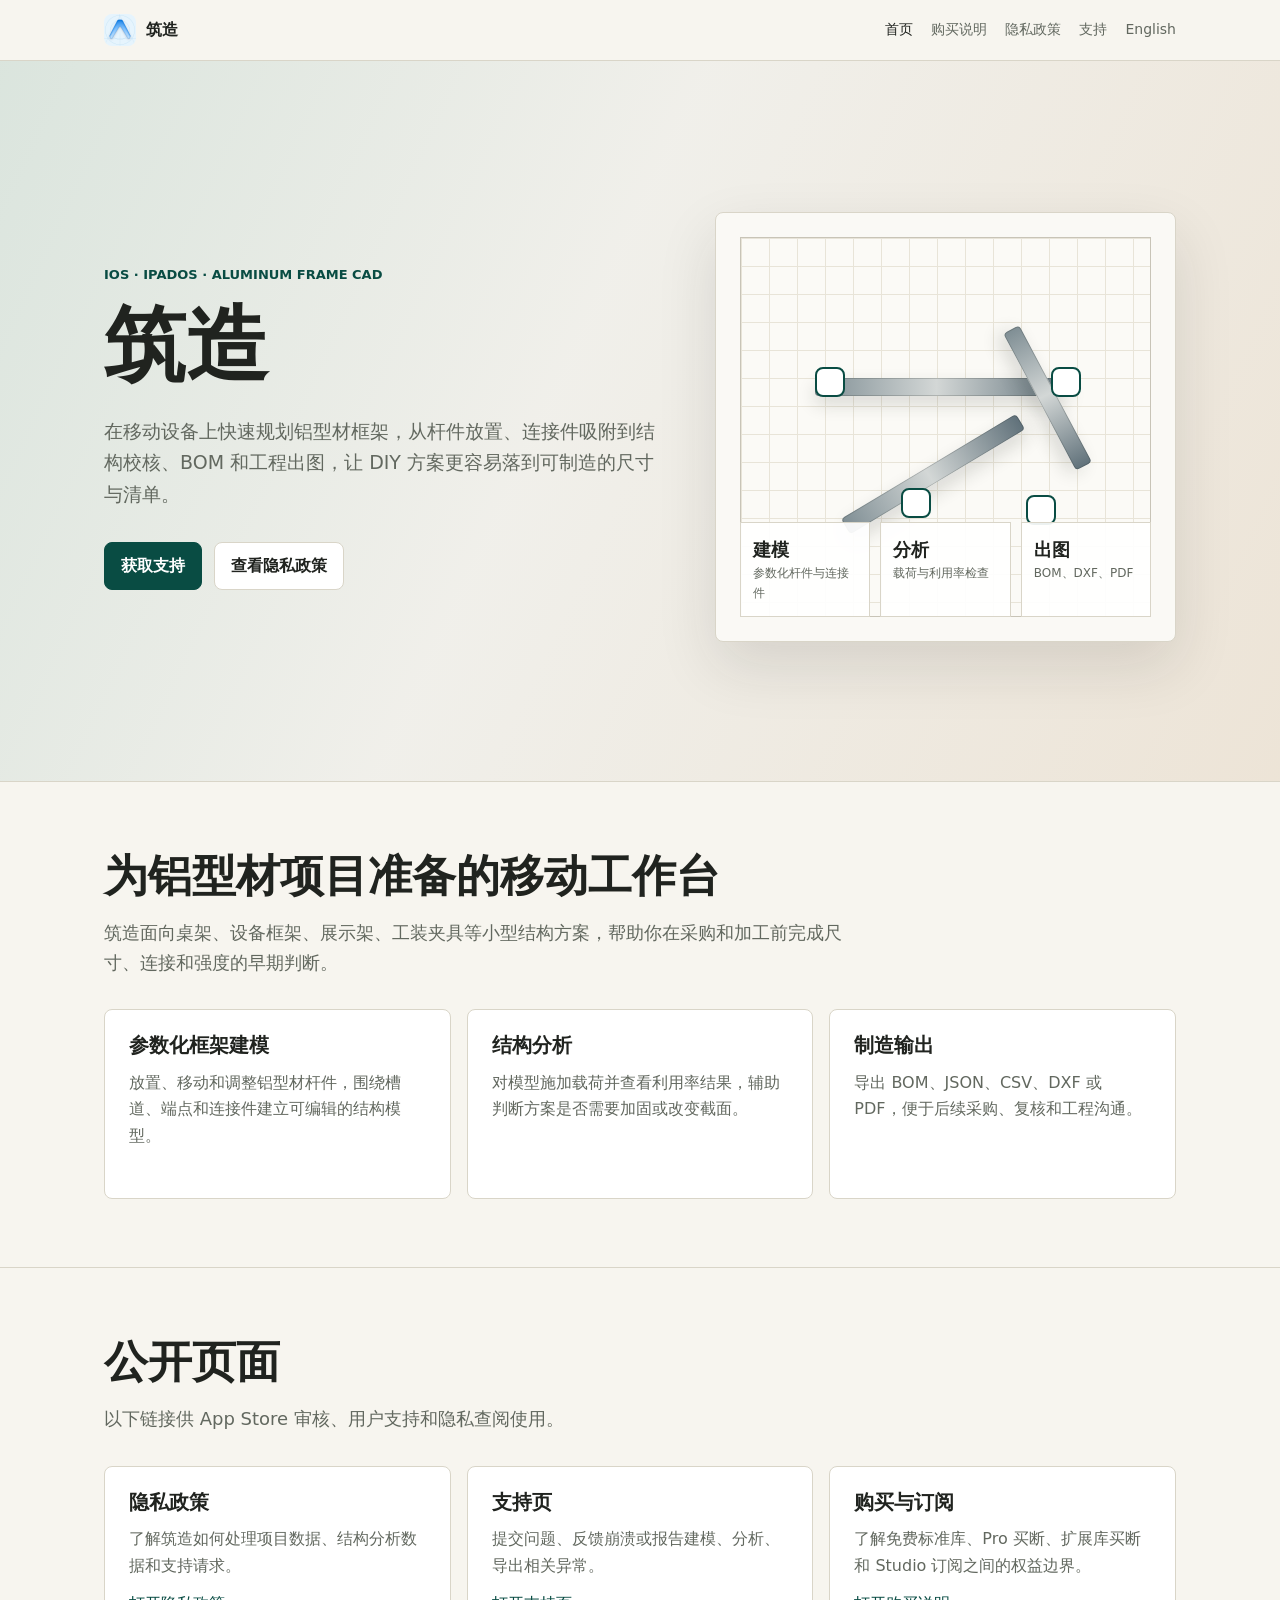
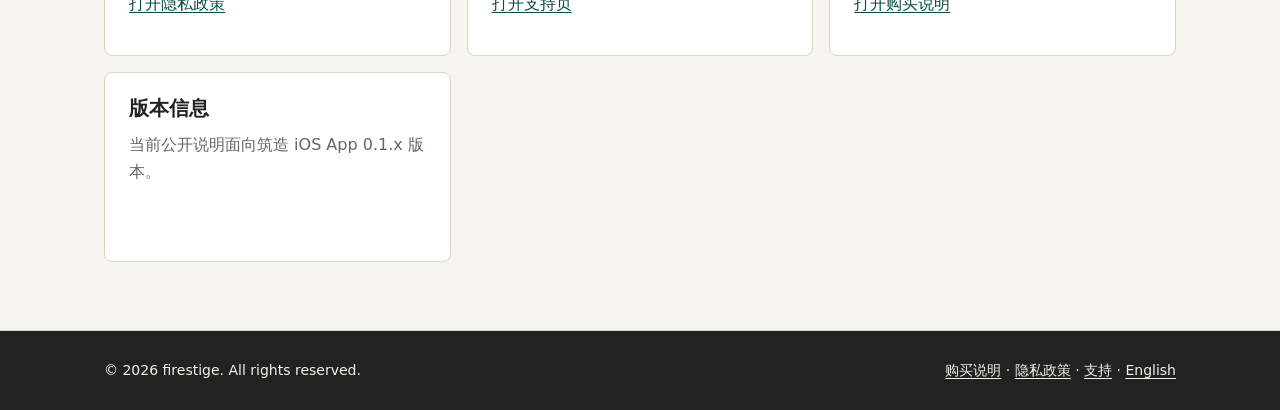
<file: index.html>
<!doctype html>
<html lang="zh-CN">
  <head>
    <meta charset="utf-8">
    <meta name="viewport" content="width=device-width, initial-scale=1">
    <title>筑造 | 铝型材框架 CAD 工具</title>
    <meta name="description" content="筑造是一款面向 DIY 用户和工程爱好者的移动端铝型材框架 CAD 工具，支持参数化建模、结构分析、BOM 导出和工程出图。">
    <link rel="icon" href="assets/favicon.png">
    <link rel="apple-touch-icon" href="assets/icon.png">
    <link rel="alternate" hreflang="zh-CN" href="https://firestige.github.io/just-build/">
    <link rel="alternate" hreflang="en" href="https://firestige.github.io/just-build/en/">
    <link rel="stylesheet" href="styles.css">
  </head>
  <body>
    <header class="site-header">
      <nav class="nav" aria-label="主导航">
        <a class="brand" href="index.html" aria-current="page">
          <img src="assets/icon.png" alt="筑造 App 图标">
          <span>筑造</span>
        </a>
        <div class="nav-links">
          <a href="index.html" aria-current="page">首页</a>
          <a href="purchases.html">购买说明</a>
          <a href="privacy.html">隐私政策</a>
          <a href="support.html">支持</a>
          <a href="en/">English</a>
        </div>
      </nav>
    </header>

    <main>
      <section class="hero">
        <div class="hero-inner">
          <div>
            <p class="eyebrow">iOS · iPadOS · Aluminum Frame CAD</p>
            <h1>筑造</h1>
            <p class="lead">在移动设备上快速规划铝型材框架，从杆件放置、连接件吸附到结构校核、BOM 和工程出图，让 DIY 方案更容易落到可制造的尺寸与清单。</p>
            <div class="hero-actions">
              <a class="button" href="support.html">获取支持</a>
              <a class="button secondary" href="privacy.html">查看隐私政策</a>
            </div>
          </div>
          <div class="product-panel" aria-label="筑造建模工作区示意图">
            <div class="workspace-visual">
              <span class="member one"></span>
              <span class="member two"></span>
              <span class="member three"></span>
              <span class="node a"></span>
              <span class="node b"></span>
              <span class="node c"></span>
              <span class="node d"></span>
            </div>
            <div class="metric-strip" aria-label="核心工作流">
              <div class="metric"><strong>建模</strong><span>参数化杆件与连接件</span></div>
              <div class="metric"><strong>分析</strong><span>载荷与利用率检查</span></div>
              <div class="metric"><strong>出图</strong><span>BOM、DXF、PDF</span></div>
            </div>
          </div>
        </div>
      </section>

      <section class="section">
        <div class="section-inner">
          <div class="section-heading">
            <h2>为铝型材项目准备的移动工作台</h2>
            <p>筑造面向桌架、设备框架、展示架、工装夹具等小型结构方案，帮助你在采购和加工前完成尺寸、连接和强度的早期判断。</p>
          </div>
          <div class="feature-grid">
            <article class="tile">
              <h3>参数化框架建模</h3>
              <p>放置、移动和调整铝型材杆件，围绕槽道、端点和连接件建立可编辑的结构模型。</p>
            </article>
            <article class="tile">
              <h3>结构分析</h3>
              <p>对模型施加载荷并查看利用率结果，辅助判断方案是否需要加固或改变截面。</p>
            </article>
            <article class="tile">
              <h3>制造输出</h3>
              <p>导出 BOM、JSON、CSV、DXF 或 PDF，便于后续采购、复核和工程沟通。</p>
            </article>
          </div>
        </div>
      </section>

      <section class="section">
        <div class="section-inner">
          <div class="section-heading">
            <h2>公开页面</h2>
            <p>以下链接供 App Store 审核、用户支持和隐私查阅使用。</p>
          </div>
          <div class="support-grid">
            <article class="tile">
              <h3>隐私政策</h3>
              <p>了解筑造如何处理项目数据、结构分析数据和支持请求。</p>
              <p><a href="privacy.html">打开隐私政策</a></p>
            </article>
            <article class="tile">
              <h3>支持页</h3>
              <p>提交问题、反馈崩溃或报告建模、分析、导出相关异常。</p>
              <p><a href="support.html">打开支持页</a></p>
            </article>
            <article class="tile">
              <h3>购买与订阅</h3>
              <p>了解免费标准库、Pro 买断、扩展库买断和 Studio 订阅之间的权益边界。</p>
              <p><a href="purchases.html">打开购买说明</a></p>
            </article>
            <article class="tile">
              <h3>版本信息</h3>
              <p>当前公开说明面向筑造 iOS App 0.1.x 版本。</p>
            </article>
          </div>
        </div>
      </section>
    </main>

    <footer class="footer">
      <div class="footer-inner">
        <span>© 2026 firestige. All rights reserved.</span>
        <span><a href="purchases.html">购买说明</a> · <a href="privacy.html">隐私政策</a> · <a href="support.html">支持</a> · <a href="en/">English</a></span>
      </div>
    </footer>
  </body>
</html>
</file>
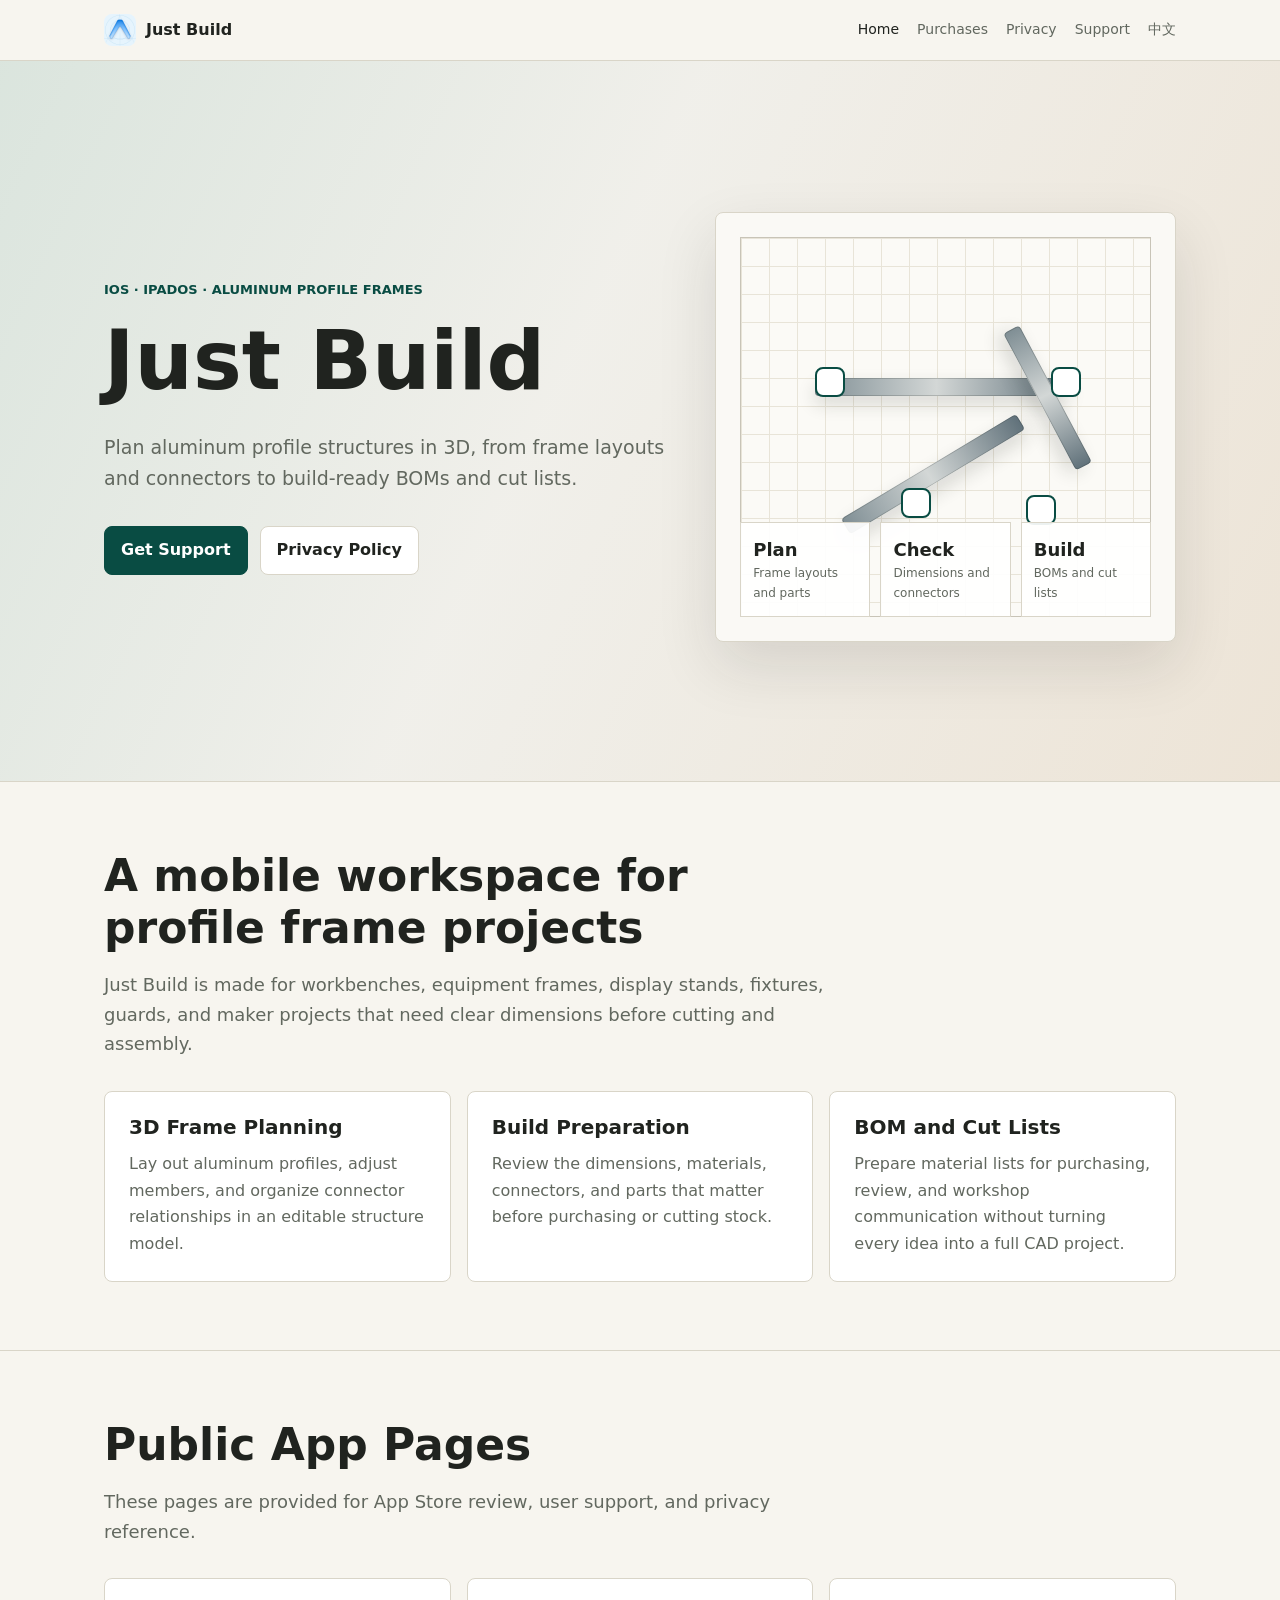
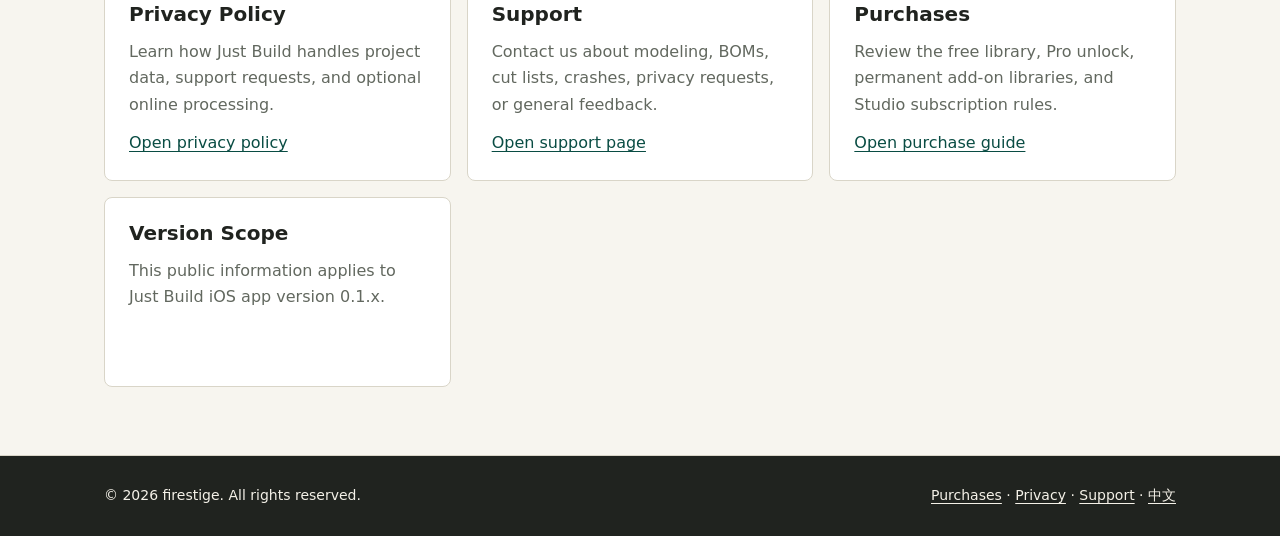
<file: en/index.html>
<!doctype html>
<html lang="en">
  <head>
    <meta charset="utf-8">
    <meta name="viewport" content="width=device-width, initial-scale=1">
    <title>Just Build | 3D Frame Planner</title>
    <meta name="description" content="Just Build helps you plan aluminum profile structures in 3D, from frame layouts and connectors to build-ready BOMs and cut lists.">
    <link rel="icon" href="../assets/favicon.png">
    <link rel="apple-touch-icon" href="../assets/icon.png">
    <link rel="alternate" hreflang="zh-CN" href="https://firestige.github.io/just-build/">
    <link rel="alternate" hreflang="en" href="https://firestige.github.io/just-build/en/">
    <link rel="stylesheet" href="../styles.css">
  </head>
  <body>
    <header class="site-header">
      <nav class="nav" aria-label="Main navigation">
        <a class="brand" href="index.html" aria-current="page">
          <img src="../assets/icon.png" alt="Just Build app icon">
          <span>Just Build</span>
        </a>
        <div class="nav-links">
          <a href="index.html" aria-current="page">Home</a>
          <a href="purchases.html">Purchases</a>
          <a href="privacy.html">Privacy</a>
          <a href="support.html">Support</a>
          <a href="../index.html">中文</a>
        </div>
      </nav>
    </header>

    <main>
      <section class="hero">
        <div class="hero-inner">
          <div>
            <p class="eyebrow">iOS · iPadOS · Aluminum Profile Frames</p>
            <h1>Just Build</h1>
            <p class="lead">Plan aluminum profile structures in 3D, from frame layouts and connectors to build-ready BOMs and cut lists.</p>
            <div class="hero-actions">
              <a class="button" href="support.html">Get Support</a>
              <a class="button secondary" href="privacy.html">Privacy Policy</a>
            </div>
          </div>
          <div class="product-panel" aria-label="Just Build frame planning workspace illustration">
            <div class="workspace-visual">
              <span class="member one"></span>
              <span class="member two"></span>
              <span class="member three"></span>
              <span class="node a"></span>
              <span class="node b"></span>
              <span class="node c"></span>
              <span class="node d"></span>
            </div>
            <div class="metric-strip" aria-label="Core workflow">
              <div class="metric"><strong>Plan</strong><span>Frame layouts and parts</span></div>
              <div class="metric"><strong>Check</strong><span>Dimensions and connectors</span></div>
              <div class="metric"><strong>Build</strong><span>BOMs and cut lists</span></div>
            </div>
          </div>
        </div>
      </section>

      <section class="section">
        <div class="section-inner">
          <div class="section-heading">
            <h2>A mobile workspace for profile frame projects</h2>
            <p>Just Build is made for workbenches, equipment frames, display stands, fixtures, guards, and maker projects that need clear dimensions before cutting and assembly.</p>
          </div>
          <div class="feature-grid">
            <article class="tile">
              <h3>3D Frame Planning</h3>
              <p>Lay out aluminum profiles, adjust members, and organize connector relationships in an editable structure model.</p>
            </article>
            <article class="tile">
              <h3>Build Preparation</h3>
              <p>Review the dimensions, materials, connectors, and parts that matter before purchasing or cutting stock.</p>
            </article>
            <article class="tile">
              <h3>BOM and Cut Lists</h3>
              <p>Prepare material lists for purchasing, review, and workshop communication without turning every idea into a full CAD project.</p>
            </article>
          </div>
        </div>
      </section>

      <section class="section">
        <div class="section-inner">
          <div class="section-heading">
            <h2>Public App Pages</h2>
            <p>These pages are provided for App Store review, user support, and privacy reference.</p>
          </div>
          <div class="support-grid">
            <article class="tile">
              <h3>Privacy Policy</h3>
              <p>Learn how Just Build handles project data, support requests, and optional online processing.</p>
              <p><a href="privacy.html">Open privacy policy</a></p>
            </article>
            <article class="tile">
              <h3>Support</h3>
              <p>Contact us about modeling, BOMs, cut lists, crashes, privacy requests, or general feedback.</p>
              <p><a href="support.html">Open support page</a></p>
            </article>
            <article class="tile">
              <h3>Purchases</h3>
              <p>Review the free library, Pro unlock, permanent add-on libraries, and Studio subscription rules.</p>
              <p><a href="purchases.html">Open purchase guide</a></p>
            </article>
            <article class="tile">
              <h3>Version Scope</h3>
              <p>This public information applies to Just Build iOS app version 0.1.x.</p>
            </article>
          </div>
        </div>
      </section>
    </main>

    <footer class="footer">
      <div class="footer-inner">
        <span>© 2026 firestige. All rights reserved.</span>
        <span><a href="purchases.html">Purchases</a> · <a href="privacy.html">Privacy</a> · <a href="support.html">Support</a> · <a href="../index.html">中文</a></span>
      </div>
    </footer>
  </body>
</html>
</file>
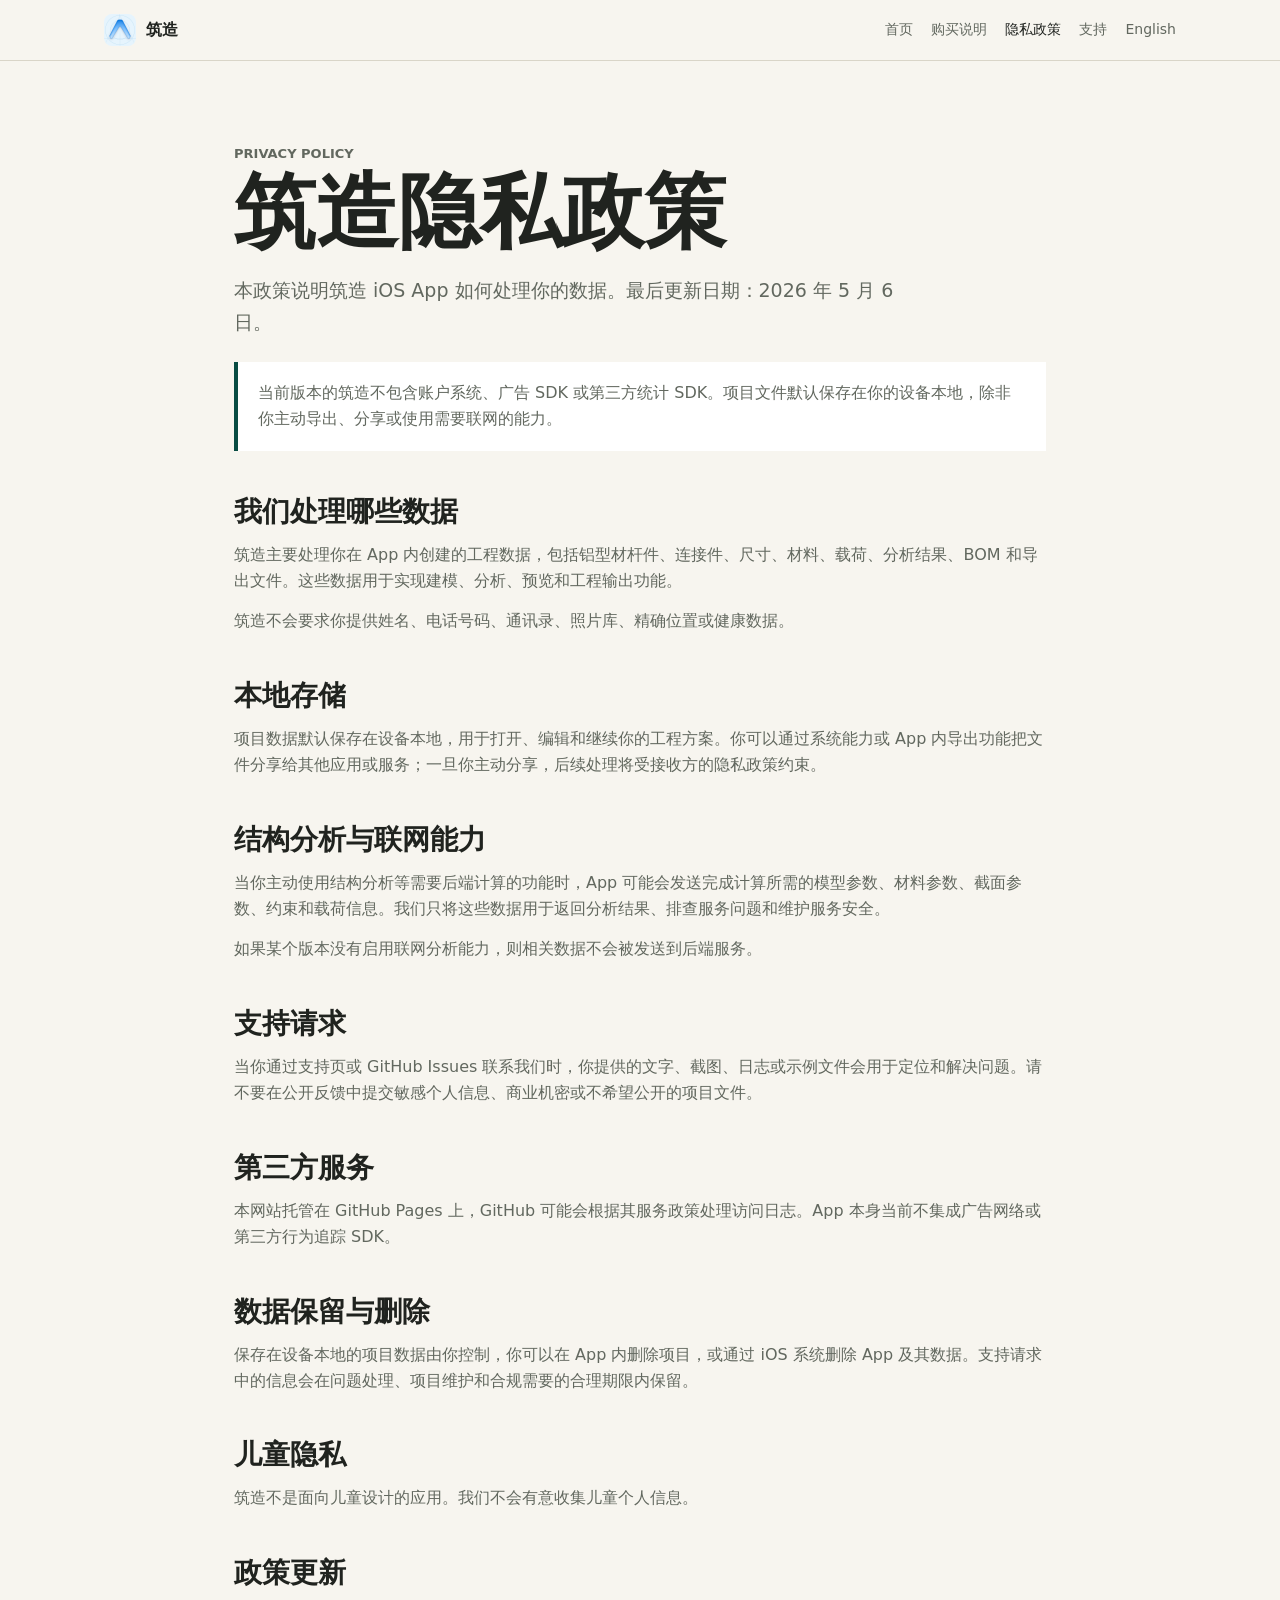
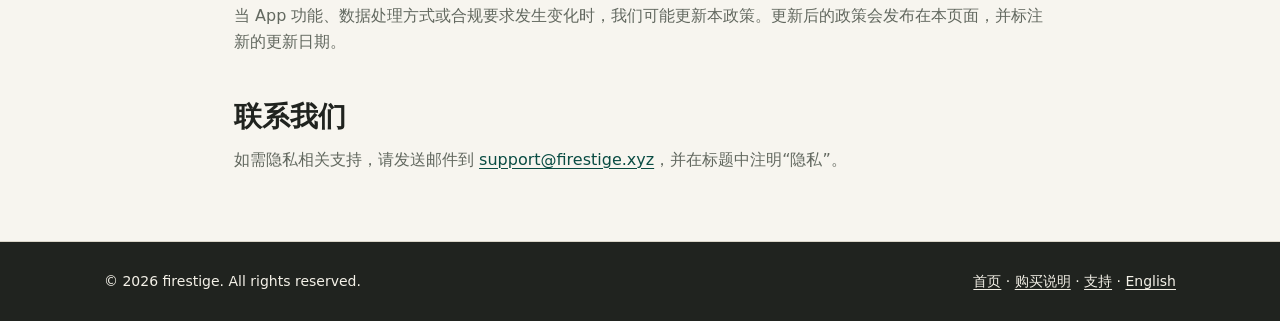
<file: privacy.html>
<!doctype html>
<html lang="zh-CN">
  <head>
    <meta charset="utf-8">
    <meta name="viewport" content="width=device-width, initial-scale=1">
    <title>隐私政策 | 筑造</title>
    <meta name="description" content="筑造 iOS App 隐私政策，说明数据收集、项目文件、结构分析、导出和支持请求的处理方式。">
    <link rel="icon" href="assets/favicon.png">
    <link rel="apple-touch-icon" href="assets/icon.png">
    <link rel="alternate" hreflang="zh-CN" href="https://firestige.github.io/just-build/privacy.html">
    <link rel="alternate" hreflang="en" href="https://firestige.github.io/just-build/en/privacy.html">
    <link rel="stylesheet" href="styles.css">
  </head>
  <body>
    <header class="site-header">
      <nav class="nav" aria-label="主导航">
        <a class="brand" href="index.html">
          <img src="assets/icon.png" alt="筑造 App 图标">
          <span>筑造</span>
        </a>
        <div class="nav-links">
          <a href="index.html">首页</a>
          <a href="purchases.html">购买说明</a>
          <a href="privacy.html" aria-current="page">隐私政策</a>
          <a href="support.html">支持</a>
          <a href="en/privacy.html">English</a>
        </div>
      </nav>
    </header>

    <main class="section">
      <div class="section-inner content">
        <p class="eyebrow">Privacy Policy</p>
        <h1>筑造隐私政策</h1>
        <p class="lead">本政策说明筑造 iOS App 如何处理你的数据。最后更新日期：2026 年 5 月 6 日。</p>

        <div class="meta-box">当前版本的筑造不包含账户系统、广告 SDK 或第三方统计 SDK。项目文件默认保存在你的设备本地，除非你主动导出、分享或使用需要联网的能力。</div>

        <h2>我们处理哪些数据</h2>
        <p>筑造主要处理你在 App 内创建的工程数据，包括铝型材杆件、连接件、尺寸、材料、载荷、分析结果、BOM 和导出文件。这些数据用于实现建模、分析、预览和工程输出功能。</p>
        <p>筑造不会要求你提供姓名、电话号码、通讯录、照片库、精确位置或健康数据。</p>

        <h2>本地存储</h2>
        <p>项目数据默认保存在设备本地，用于打开、编辑和继续你的工程方案。你可以通过系统能力或 App 内导出功能把文件分享给其他应用或服务；一旦你主动分享，后续处理将受接收方的隐私政策约束。</p>

        <h2>结构分析与联网能力</h2>
        <p>当你主动使用结构分析等需要后端计算的功能时，App 可能会发送完成计算所需的模型参数、材料参数、截面参数、约束和载荷信息。我们只将这些数据用于返回分析结果、排查服务问题和维护服务安全。</p>
        <p>如果某个版本没有启用联网分析能力，则相关数据不会被发送到后端服务。</p>

        <h2>支持请求</h2>
        <p>当你通过支持页或 GitHub Issues 联系我们时，你提供的文字、截图、日志或示例文件会用于定位和解决问题。请不要在公开反馈中提交敏感个人信息、商业机密或不希望公开的项目文件。</p>

        <h2>第三方服务</h2>
        <p>本网站托管在 GitHub Pages 上，GitHub 可能会根据其服务政策处理访问日志。App 本身当前不集成广告网络或第三方行为追踪 SDK。</p>

        <h2>数据保留与删除</h2>
        <p>保存在设备本地的项目数据由你控制，你可以在 App 内删除项目，或通过 iOS 系统删除 App 及其数据。支持请求中的信息会在问题处理、项目维护和合规需要的合理期限内保留。</p>

        <h2>儿童隐私</h2>
        <p>筑造不是面向儿童设计的应用。我们不会有意收集儿童个人信息。</p>

        <h2>政策更新</h2>
        <p>当 App 功能、数据处理方式或合规要求发生变化时，我们可能更新本政策。更新后的政策会发布在本页面，并标注新的更新日期。</p>

        <h2>联系我们</h2>
        <p>如需隐私相关支持，请发送邮件到 <a href="mailto:support@firestige.xyz?subject=%5B%E7%AD%91%E9%80%A0%5D%20Privacy%20Request&amp;body=App:%20%E7%AD%91%E9%80%A0%20(just-build)%0D%0ABundle%20ID:%20xyz.firestige.justbuild%0D%0ARequest%20Type:%20Privacy%20%2F%20Data%20%2F%20Deletion%20%2F%20Other%0D%0A%0D%0ADescription:%0D%0A">support@firestige.xyz</a>，并在标题中注明“隐私”。</p>
      </div>
    </main>

    <footer class="footer">
      <div class="footer-inner">
        <span>© 2026 firestige. All rights reserved.</span>
        <span><a href="index.html">首页</a> · <a href="purchases.html">购买说明</a> · <a href="support.html">支持</a> · <a href="en/privacy.html">English</a></span>
      </div>
    </footer>
  </body>
</html>
</file>
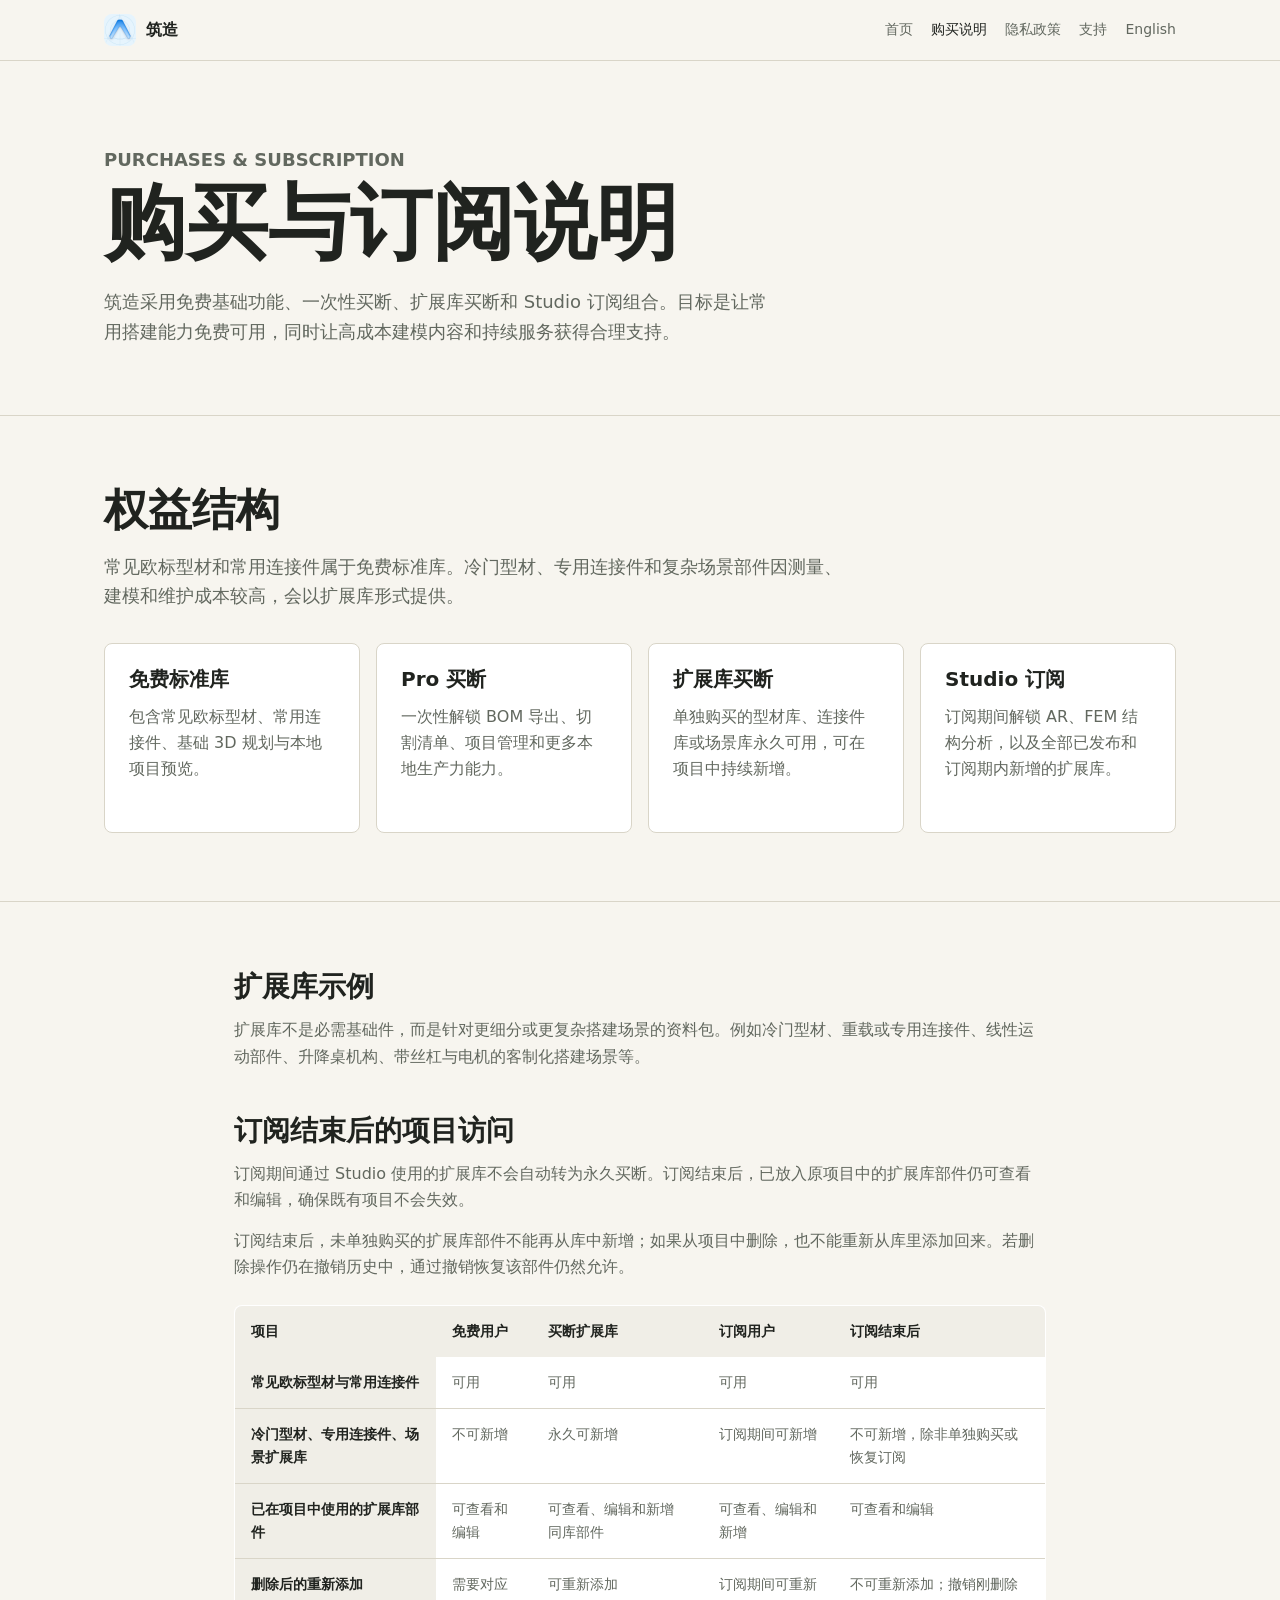
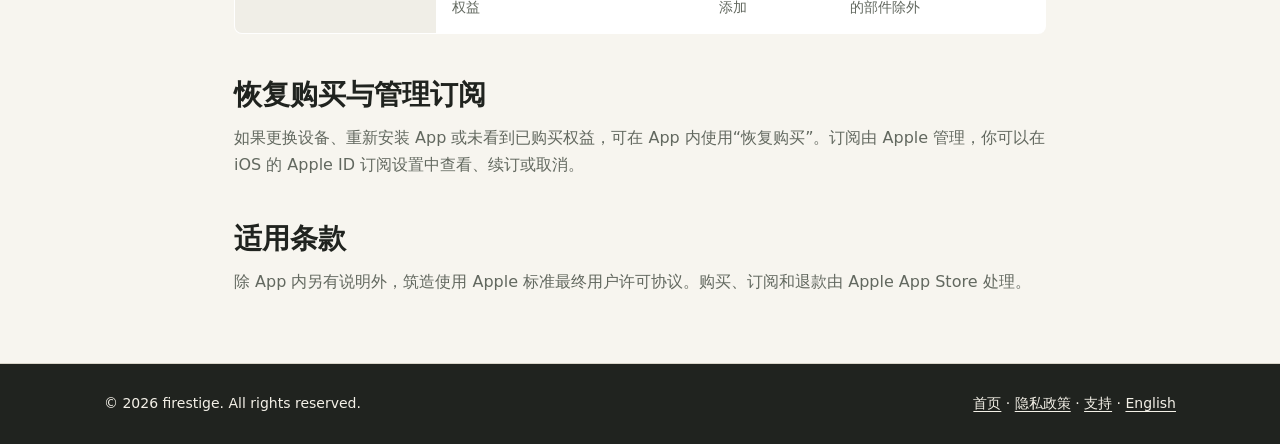
<file: purchases.html>
<!doctype html>
<html lang="zh-CN">
  <head>
    <meta charset="utf-8">
    <meta name="viewport" content="width=device-width, initial-scale=1">
    <title>购买与订阅说明 | 筑造</title>
    <meta name="description" content="筑造购买与订阅说明，解释免费标准库、Pro 买断、扩展库买断、Studio 订阅以及订阅结束后的项目访问规则。">
    <link rel="icon" href="assets/favicon.png">
    <link rel="apple-touch-icon" href="assets/icon.png">
    <link rel="alternate" hreflang="zh-CN" href="https://firestige.github.io/just-build/purchases.html">
    <link rel="alternate" hreflang="en" href="https://firestige.github.io/just-build/en/purchases.html">
    <link rel="stylesheet" href="styles.css">
  </head>
  <body>
    <header class="site-header">
      <nav class="nav" aria-label="主导航">
        <a class="brand" href="index.html">
          <img src="assets/icon.png" alt="筑造 App 图标">
          <span>筑造</span>
        </a>
        <div class="nav-links">
          <a href="index.html">首页</a>
          <a href="purchases.html" aria-current="page">购买说明</a>
          <a href="privacy.html">隐私政策</a>
          <a href="support.html">支持</a>
          <a href="en/purchases.html">English</a>
        </div>
      </nav>
    </header>

    <main>
      <section class="section">
        <div class="section-inner">
          <div class="section-heading">
            <p class="eyebrow">Purchases & Subscription</p>
            <h1>购买与订阅说明</h1>
            <p class="lead">筑造采用免费基础功能、一次性买断、扩展库买断和 Studio 订阅组合。目标是让常用搭建能力免费可用，同时让高成本建模内容和持续服务获得合理支持。</p>
          </div>
        </div>
      </section>

      <section class="section">
        <div class="section-inner">
          <div class="section-heading">
            <h2>权益结构</h2>
            <p>常见欧标型材和常用连接件属于免费标准库。冷门型材、专用连接件和复杂场景部件因测量、建模和维护成本较高，会以扩展库形式提供。</p>
          </div>
          <div class="plan-grid">
            <article class="tile">
              <h3>免费标准库</h3>
              <p>包含常见欧标型材、常用连接件、基础 3D 规划与本地项目预览。</p>
            </article>
            <article class="tile">
              <h3>Pro 买断</h3>
              <p>一次性解锁 BOM 导出、切割清单、项目管理和更多本地生产力能力。</p>
            </article>
            <article class="tile">
              <h3>扩展库买断</h3>
              <p>单独购买的型材库、连接件库或场景库永久可用，可在项目中持续新增。</p>
            </article>
            <article class="tile">
              <h3>Studio 订阅</h3>
              <p>订阅期间解锁 AR、FEM 结构分析，以及全部已发布和订阅期内新增的扩展库。</p>
            </article>
          </div>
        </div>
      </section>

      <section class="section">
        <div class="section-inner content">
          <h2>扩展库示例</h2>
          <p>扩展库不是必需基础件，而是针对更细分或更复杂搭建场景的资料包。例如冷门型材、重载或专用连接件、线性运动部件、升降桌机构、带丝杠与电机的客制化搭建场景等。</p>

          <h2>订阅结束后的项目访问</h2>
          <p>订阅期间通过 Studio 使用的扩展库不会自动转为永久买断。订阅结束后，已放入原项目中的扩展库部件仍可查看和编辑，确保既有项目不会失效。</p>
          <p>订阅结束后，未单独购买的扩展库部件不能再从库中新增；如果从项目中删除，也不能重新从库里添加回来。若删除操作仍在撤销历史中，通过撤销恢复该部件仍然允许。</p>

          <table class="comparison-table">
            <thead>
              <tr>
                <th>项目</th>
                <th>免费用户</th>
                <th>买断扩展库</th>
                <th>订阅用户</th>
                <th>订阅结束后</th>
              </tr>
            </thead>
            <tbody>
              <tr>
                <th>常见欧标型材与常用连接件</th>
                <td>可用</td>
                <td>可用</td>
                <td>可用</td>
                <td>可用</td>
              </tr>
              <tr>
                <th>冷门型材、专用连接件、场景扩展库</th>
                <td>不可新增</td>
                <td>永久可新增</td>
                <td>订阅期间可新增</td>
                <td>不可新增，除非单独购买或恢复订阅</td>
              </tr>
              <tr>
                <th>已在项目中使用的扩展库部件</th>
                <td>可查看和编辑</td>
                <td>可查看、编辑和新增同库部件</td>
                <td>可查看、编辑和新增</td>
                <td>可查看和编辑</td>
              </tr>
              <tr>
                <th>删除后的重新添加</th>
                <td>需要对应权益</td>
                <td>可重新添加</td>
                <td>订阅期间可重新添加</td>
                <td>不可重新添加；撤销刚删除的部件除外</td>
              </tr>
            </tbody>
          </table>

          <h2>恢复购买与管理订阅</h2>
          <p>如果更换设备、重新安装 App 或未看到已购买权益，可在 App 内使用“恢复购买”。订阅由 Apple 管理，你可以在 iOS 的 Apple ID 订阅设置中查看、续订或取消。</p>

          <h2>适用条款</h2>
          <p>除 App 内另有说明外，筑造使用 Apple 标准最终用户许可协议。购买、订阅和退款由 Apple App Store 处理。</p>
        </div>
      </section>
    </main>

    <footer class="footer">
      <div class="footer-inner">
        <span>© 2026 firestige. All rights reserved.</span>
        <span><a href="index.html">首页</a> · <a href="privacy.html">隐私政策</a> · <a href="support.html">支持</a> · <a href="en/purchases.html">English</a></span>
      </div>
    </footer>
  </body>
</html>
</file>
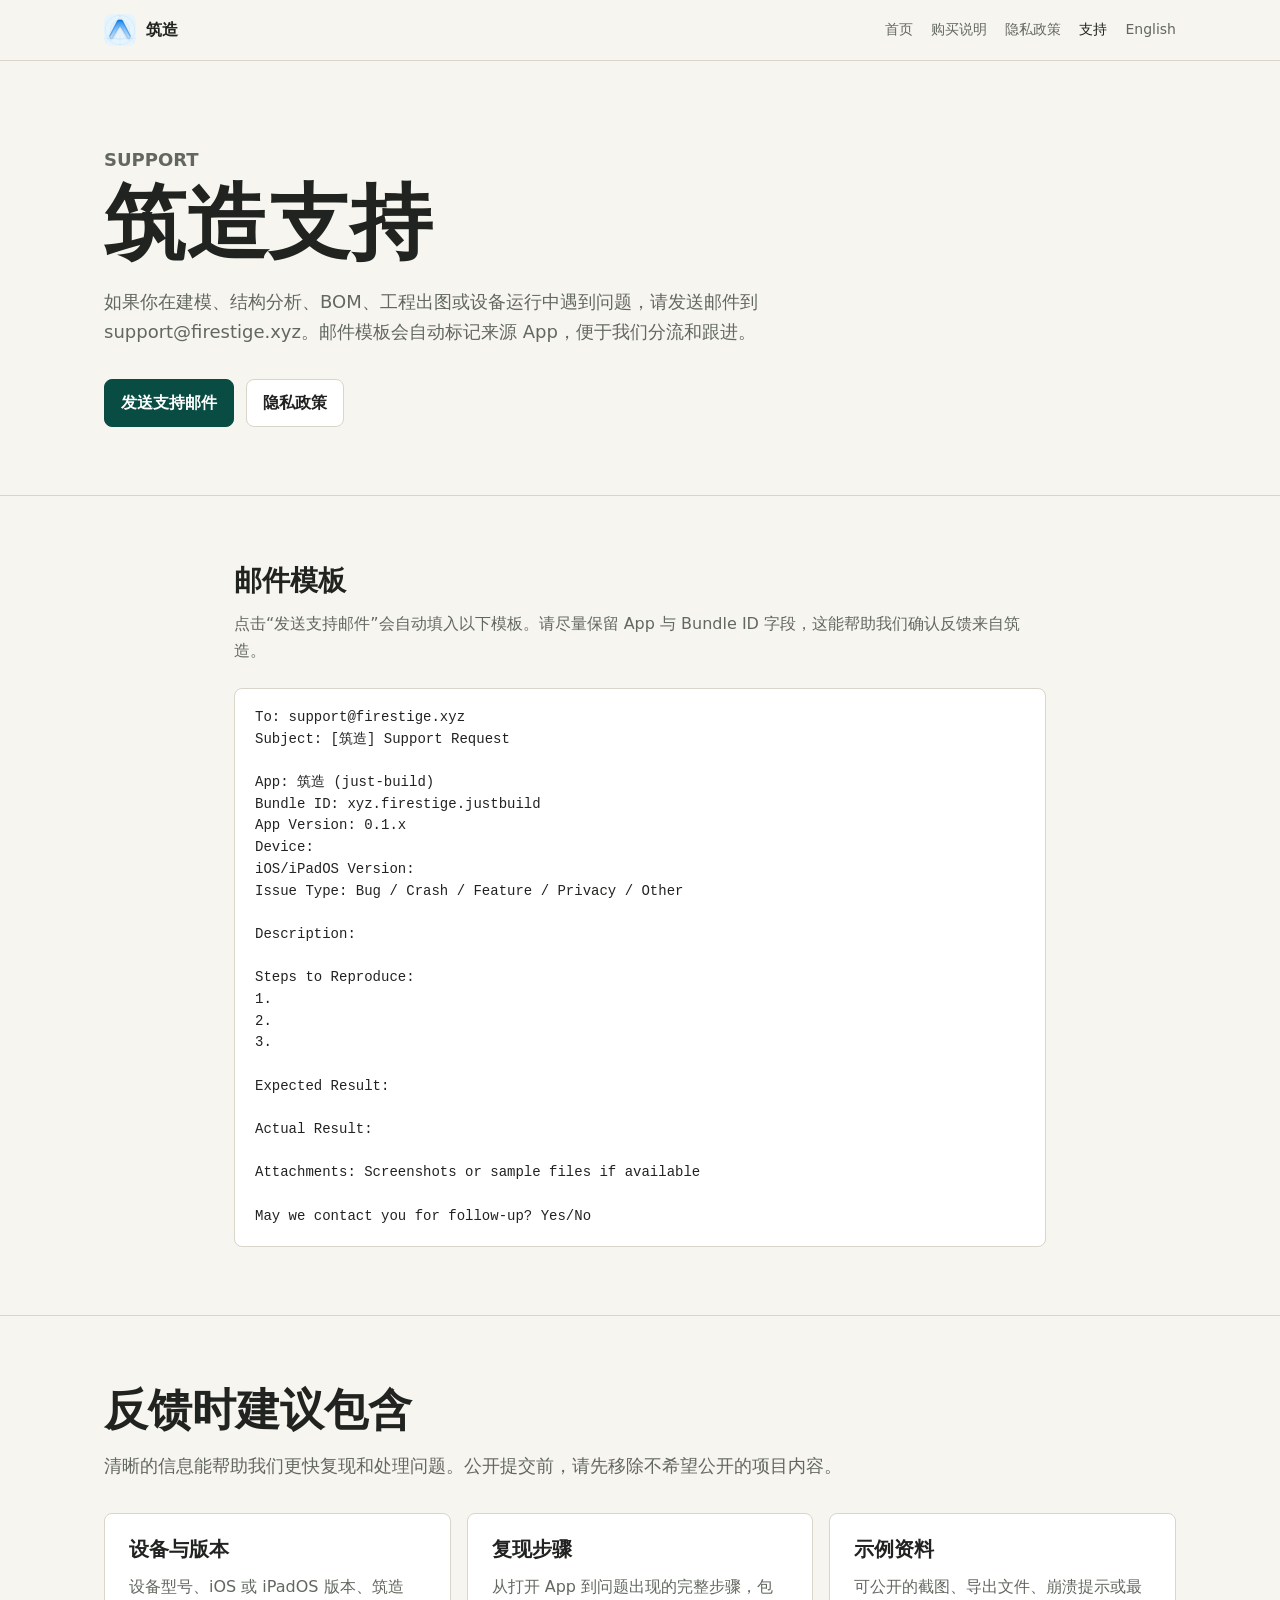
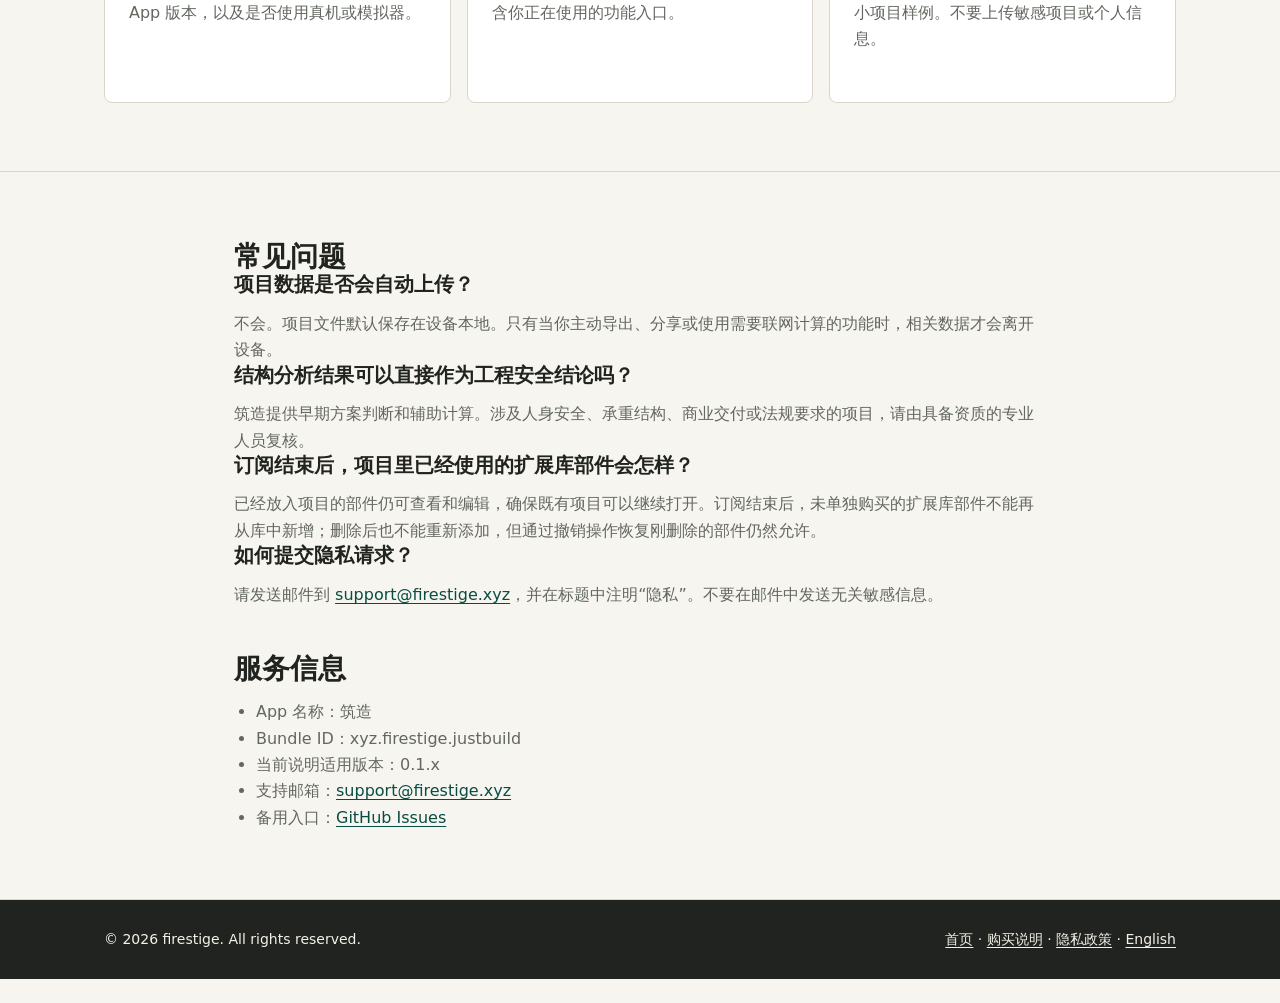
<file: support.html>
<!doctype html>
<html lang="zh-CN">
  <head>
    <meta charset="utf-8">
    <meta name="viewport" content="width=device-width, initial-scale=1">
    <title>支持 | 筑造</title>
    <meta name="description" content="筑造 iOS App 支持页，提供问题反馈、隐私请求、崩溃报告和功能建议入口。">
    <link rel="icon" href="assets/favicon.png">
    <link rel="apple-touch-icon" href="assets/icon.png">
    <link rel="alternate" hreflang="zh-CN" href="https://firestige.github.io/just-build/support.html">
    <link rel="alternate" hreflang="en" href="https://firestige.github.io/just-build/en/support.html">
    <link rel="stylesheet" href="styles.css">
  </head>
  <body>
    <header class="site-header">
      <nav class="nav" aria-label="主导航">
        <a class="brand" href="index.html">
          <img src="assets/icon.png" alt="筑造 App 图标">
          <span>筑造</span>
        </a>
        <div class="nav-links">
          <a href="index.html">首页</a>
          <a href="purchases.html">购买说明</a>
          <a href="privacy.html">隐私政策</a>
          <a href="support.html" aria-current="page">支持</a>
          <a href="en/support.html">English</a>
        </div>
      </nav>
    </header>

    <main>
      <section class="section">
        <div class="section-inner">
          <div class="section-heading">
            <p class="eyebrow">Support</p>
            <h1>筑造支持</h1>
            <p class="lead">如果你在建模、结构分析、BOM、工程出图或设备运行中遇到问题，请发送邮件到 support@firestige.xyz。邮件模板会自动标记来源 App，便于我们分流和跟进。</p>
          </div>
          <div class="hero-actions">
            <a class="button" href="mailto:support@firestige.xyz?subject=%5B%E7%AD%91%E9%80%A0%5D%20Support%20Request&amp;body=App:%20%E7%AD%91%E9%80%A0%20(just-build)%0D%0ABundle%20ID:%20xyz.firestige.justbuild%0D%0AApp%20Version:%200.1.x%0D%0ADevice:%20%0D%0AiOS%2FiPadOS%20Version:%20%0D%0AIssue%20Type:%20Bug%20%2F%20Crash%20%2F%20Feature%20%2F%20Privacy%20%2F%20Other%0D%0A%0D%0ADescription:%0D%0A%0D%0ASteps%20to%20Reproduce:%0D%0A1.%20%0D%0A2.%20%0D%0A3.%20%0D%0A%0D%0AExpected%20Result:%0D%0A%0D%0AActual%20Result:%0D%0A%0D%0AAttachments:%20Screenshots%20or%20sample%20files%20if%20available%0D%0A%0D%0AMay%20we%20contact%20you%20for%20follow-up%3F%20Yes%2FNo">发送支持邮件</a>
            <a class="button secondary" href="privacy.html">隐私政策</a>
          </div>
        </div>
      </section>

      <section class="section">
        <div class="section-inner content">
          <h2>邮件模板</h2>
          <p>点击“发送支持邮件”会自动填入以下模板。请尽量保留 App 与 Bundle ID 字段，这能帮助我们确认反馈来自筑造。</p>
          <div class="template-box">
            <pre><code>To: support@firestige.xyz
Subject: [筑造] Support Request

App: 筑造 (just-build)
Bundle ID: xyz.firestige.justbuild
App Version: 0.1.x
Device:
iOS/iPadOS Version:
Issue Type: Bug / Crash / Feature / Privacy / Other

Description:

Steps to Reproduce:
1.
2.
3.

Expected Result:

Actual Result:

Attachments: Screenshots or sample files if available

May we contact you for follow-up? Yes/No</code></pre>
          </div>
        </div>
      </section>

      <section class="section">
        <div class="section-inner">
          <div class="section-heading">
            <h2>反馈时建议包含</h2>
            <p>清晰的信息能帮助我们更快复现和处理问题。公开提交前，请先移除不希望公开的项目内容。</p>
          </div>
          <div class="support-grid">
            <article class="tile">
              <h3>设备与版本</h3>
              <p>设备型号、iOS 或 iPadOS 版本、筑造 App 版本，以及是否使用真机或模拟器。</p>
            </article>
            <article class="tile">
              <h3>复现步骤</h3>
              <p>从打开 App 到问题出现的完整步骤，包含你正在使用的功能入口。</p>
            </article>
            <article class="tile">
              <h3>示例资料</h3>
              <p>可公开的截图、导出文件、崩溃提示或最小项目样例。不要上传敏感项目或个人信息。</p>
            </article>
          </div>
        </div>
      </section>

      <section class="section">
        <div class="section-inner content">
          <h2>常见问题</h2>
          <h3>项目数据是否会自动上传？</h3>
          <p>不会。项目文件默认保存在设备本地。只有当你主动导出、分享或使用需要联网计算的功能时，相关数据才会离开设备。</p>

          <h3>结构分析结果可以直接作为工程安全结论吗？</h3>
          <p>筑造提供早期方案判断和辅助计算。涉及人身安全、承重结构、商业交付或法规要求的项目，请由具备资质的专业人员复核。</p>

          <h3>订阅结束后，项目里已经使用的扩展库部件会怎样？</h3>
          <p>已经放入项目的部件仍可查看和编辑，确保既有项目可以继续打开。订阅结束后，未单独购买的扩展库部件不能再从库中新增；删除后也不能重新添加，但通过撤销操作恢复刚删除的部件仍然允许。</p>

          <h3>如何提交隐私请求？</h3>
          <p>请发送邮件到 <a href="mailto:support@firestige.xyz?subject=%5B%E7%AD%91%E9%80%A0%5D%20Privacy%20Request&amp;body=App:%20%E7%AD%91%E9%80%A0%20(just-build)%0D%0ABundle%20ID:%20xyz.firestige.justbuild%0D%0ARequest%20Type:%20Privacy%20%2F%20Data%20%2F%20Deletion%20%2F%20Other%0D%0A%0D%0ADescription:%0D%0A">support@firestige.xyz</a>，并在标题中注明“隐私”。不要在邮件中发送无关敏感信息。</p>

          <h2>服务信息</h2>
          <ul>
            <li>App 名称：筑造</li>
            <li>Bundle ID：xyz.firestige.justbuild</li>
            <li>当前说明适用版本：0.1.x</li>
            <li>支持邮箱：<a href="mailto:support@firestige.xyz?subject=%5B%E7%AD%91%E9%80%A0%5D%20Support%20Request&amp;body=App:%20%E7%AD%91%E9%80%A0%20(just-build)%0D%0ABundle%20ID:%20xyz.firestige.justbuild%0D%0AApp%20Version:%200.1.x%0D%0ADevice:%20%0D%0AiOS%2FiPadOS%20Version:%20%0D%0AIssue%20Type:%20Bug%20%2F%20Crash%20%2F%20Feature%20%2F%20Privacy%20%2F%20Other%0D%0A%0D%0ADescription:%0D%0A">support@firestige.xyz</a></li>
            <li>备用入口：<a href="https://github.com/firestige/just-build/issues">GitHub Issues</a></li>
          </ul>
        </div>
      </section>
    </main>

    <footer class="footer">
      <div class="footer-inner">
        <span>© 2026 firestige. All rights reserved.</span>
        <span><a href="index.html">首页</a> · <a href="purchases.html">购买说明</a> · <a href="privacy.html">隐私政策</a> · <a href="en/support.html">English</a></span>
      </div>
    </footer>
  </body>
</html>
</file>
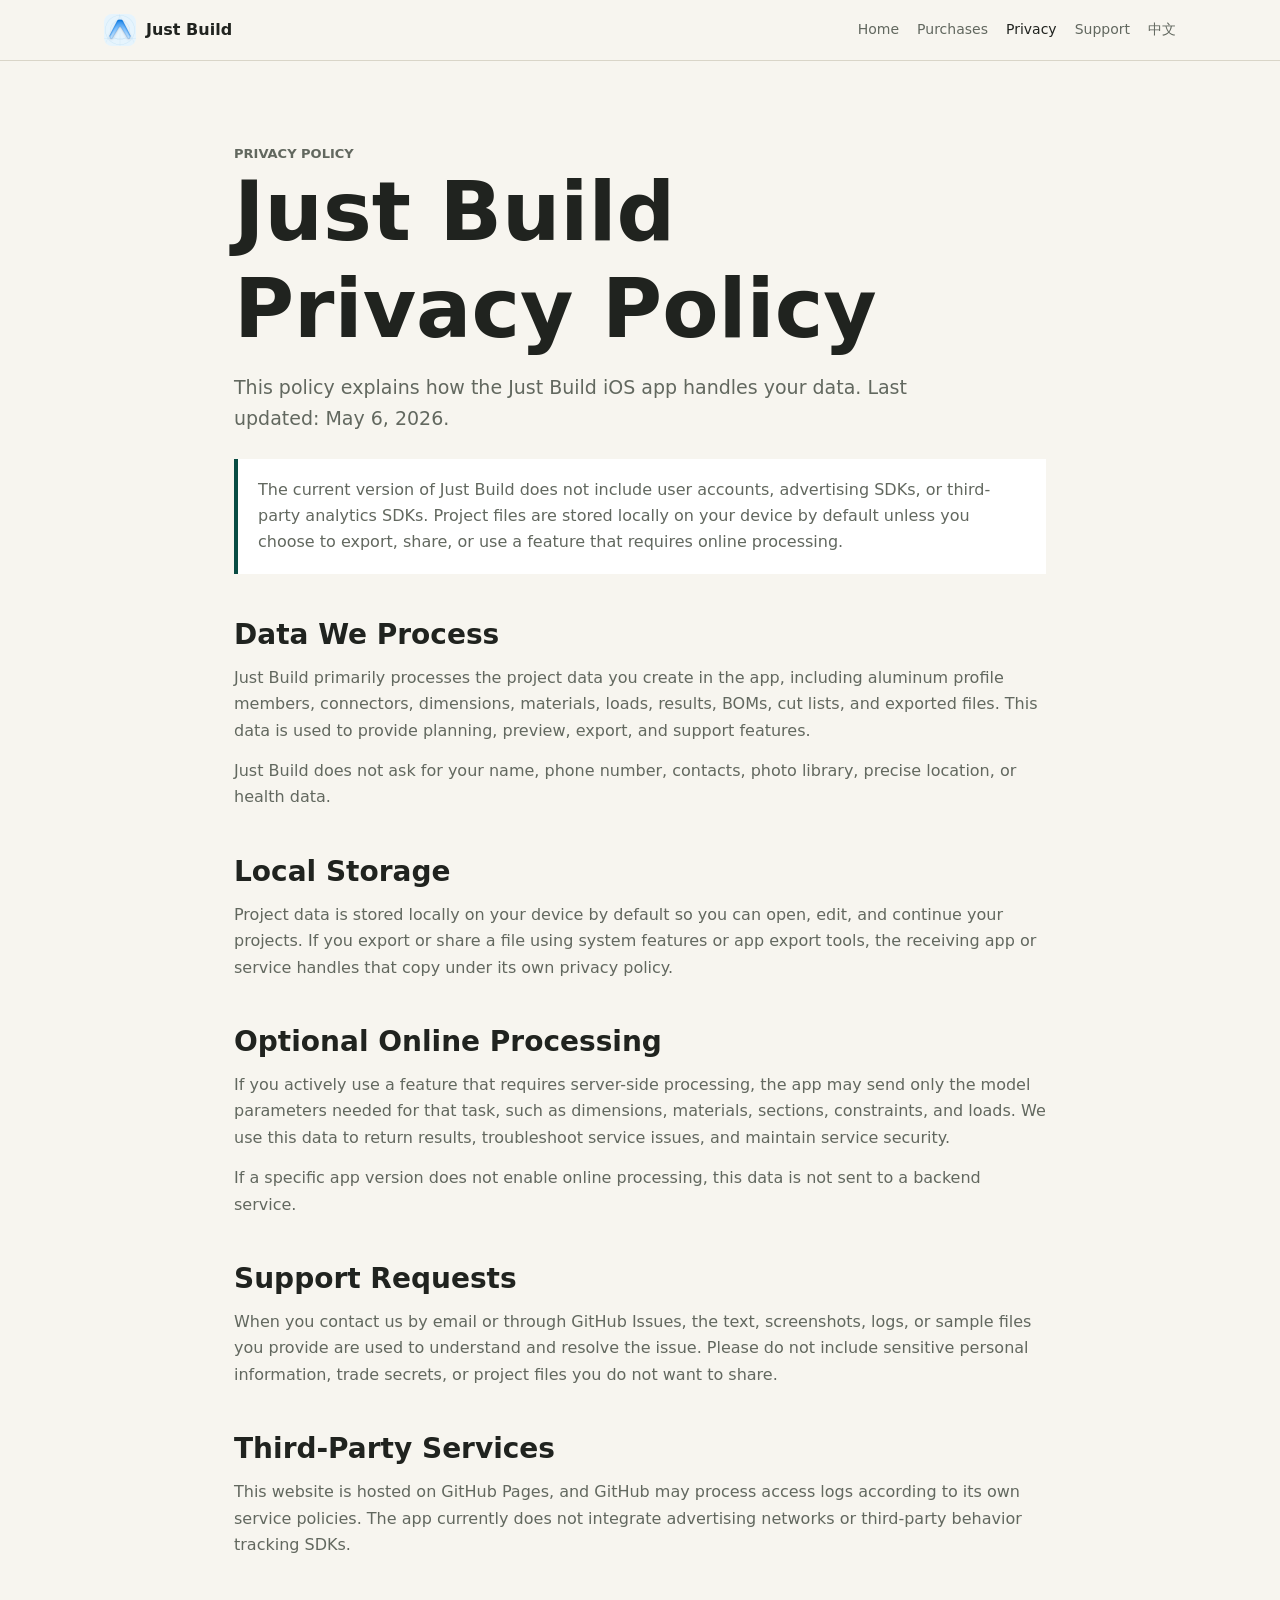
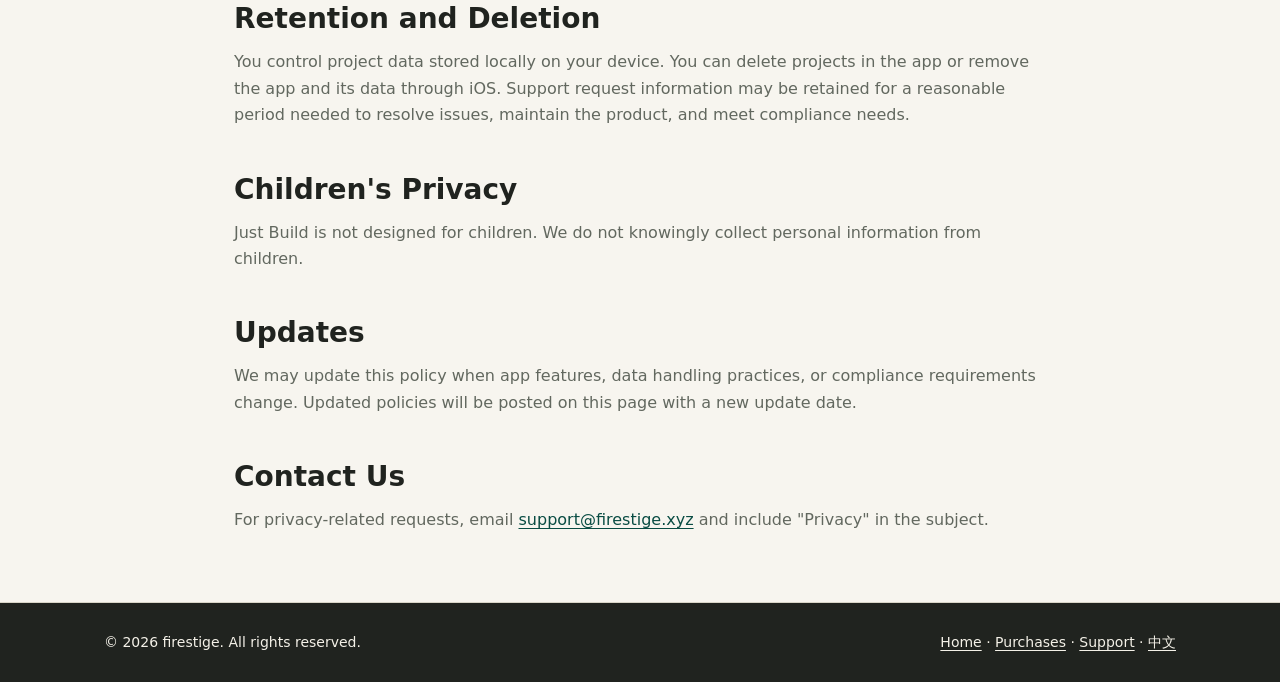
<file: en/privacy.html>
<!doctype html>
<html lang="en">
  <head>
    <meta charset="utf-8">
    <meta name="viewport" content="width=device-width, initial-scale=1">
    <title>Privacy Policy | Just Build</title>
    <meta name="description" content="Privacy policy for the Just Build iOS app, covering project data, support requests, exports, and optional online processing.">
    <link rel="icon" href="../assets/favicon.png">
    <link rel="apple-touch-icon" href="../assets/icon.png">
    <link rel="alternate" hreflang="zh-CN" href="https://firestige.github.io/just-build/privacy.html">
    <link rel="alternate" hreflang="en" href="https://firestige.github.io/just-build/en/privacy.html">
    <link rel="stylesheet" href="../styles.css">
  </head>
  <body>
    <header class="site-header">
      <nav class="nav" aria-label="Main navigation">
        <a class="brand" href="index.html">
          <img src="../assets/icon.png" alt="Just Build app icon">
          <span>Just Build</span>
        </a>
        <div class="nav-links">
          <a href="index.html">Home</a>
          <a href="purchases.html">Purchases</a>
          <a href="privacy.html" aria-current="page">Privacy</a>
          <a href="support.html">Support</a>
          <a href="../privacy.html">中文</a>
        </div>
      </nav>
    </header>

    <main class="section">
      <div class="section-inner content">
        <p class="eyebrow">Privacy Policy</p>
        <h1>Just Build Privacy Policy</h1>
        <p class="lead">This policy explains how the Just Build iOS app handles your data. Last updated: May 6, 2026.</p>

        <div class="meta-box">The current version of Just Build does not include user accounts, advertising SDKs, or third-party analytics SDKs. Project files are stored locally on your device by default unless you choose to export, share, or use a feature that requires online processing.</div>

        <h2>Data We Process</h2>
        <p>Just Build primarily processes the project data you create in the app, including aluminum profile members, connectors, dimensions, materials, loads, results, BOMs, cut lists, and exported files. This data is used to provide planning, preview, export, and support features.</p>
        <p>Just Build does not ask for your name, phone number, contacts, photo library, precise location, or health data.</p>

        <h2>Local Storage</h2>
        <p>Project data is stored locally on your device by default so you can open, edit, and continue your projects. If you export or share a file using system features or app export tools, the receiving app or service handles that copy under its own privacy policy.</p>

        <h2>Optional Online Processing</h2>
        <p>If you actively use a feature that requires server-side processing, the app may send only the model parameters needed for that task, such as dimensions, materials, sections, constraints, and loads. We use this data to return results, troubleshoot service issues, and maintain service security.</p>
        <p>If a specific app version does not enable online processing, this data is not sent to a backend service.</p>

        <h2>Support Requests</h2>
        <p>When you contact us by email or through GitHub Issues, the text, screenshots, logs, or sample files you provide are used to understand and resolve the issue. Please do not include sensitive personal information, trade secrets, or project files you do not want to share.</p>

        <h2>Third-Party Services</h2>
        <p>This website is hosted on GitHub Pages, and GitHub may process access logs according to its own service policies. The app currently does not integrate advertising networks or third-party behavior tracking SDKs.</p>

        <h2>Retention and Deletion</h2>
        <p>You control project data stored locally on your device. You can delete projects in the app or remove the app and its data through iOS. Support request information may be retained for a reasonable period needed to resolve issues, maintain the product, and meet compliance needs.</p>

        <h2>Children's Privacy</h2>
        <p>Just Build is not designed for children. We do not knowingly collect personal information from children.</p>

        <h2>Updates</h2>
        <p>We may update this policy when app features, data handling practices, or compliance requirements change. Updated policies will be posted on this page with a new update date.</p>

        <h2>Contact Us</h2>
        <p>For privacy-related requests, email <a href="mailto:support@firestige.xyz?subject=%5BJust%20Build%5D%20Privacy%20Request&amp;body=App:%20Just%20Build%20(just-build)%0D%0ABundle%20ID:%20xyz.firestige.justbuild%0D%0ARequest%20Type:%20Privacy%20%2F%20Data%20%2F%20Deletion%20%2F%20Other%0D%0A%0D%0ADescription:%0D%0A">support@firestige.xyz</a> and include "Privacy" in the subject.</p>
      </div>
    </main>

    <footer class="footer">
      <div class="footer-inner">
        <span>© 2026 firestige. All rights reserved.</span>
        <span><a href="index.html">Home</a> · <a href="purchases.html">Purchases</a> · <a href="support.html">Support</a> · <a href="../privacy.html">中文</a></span>
      </div>
    </footer>
  </body>
</html>
</file>
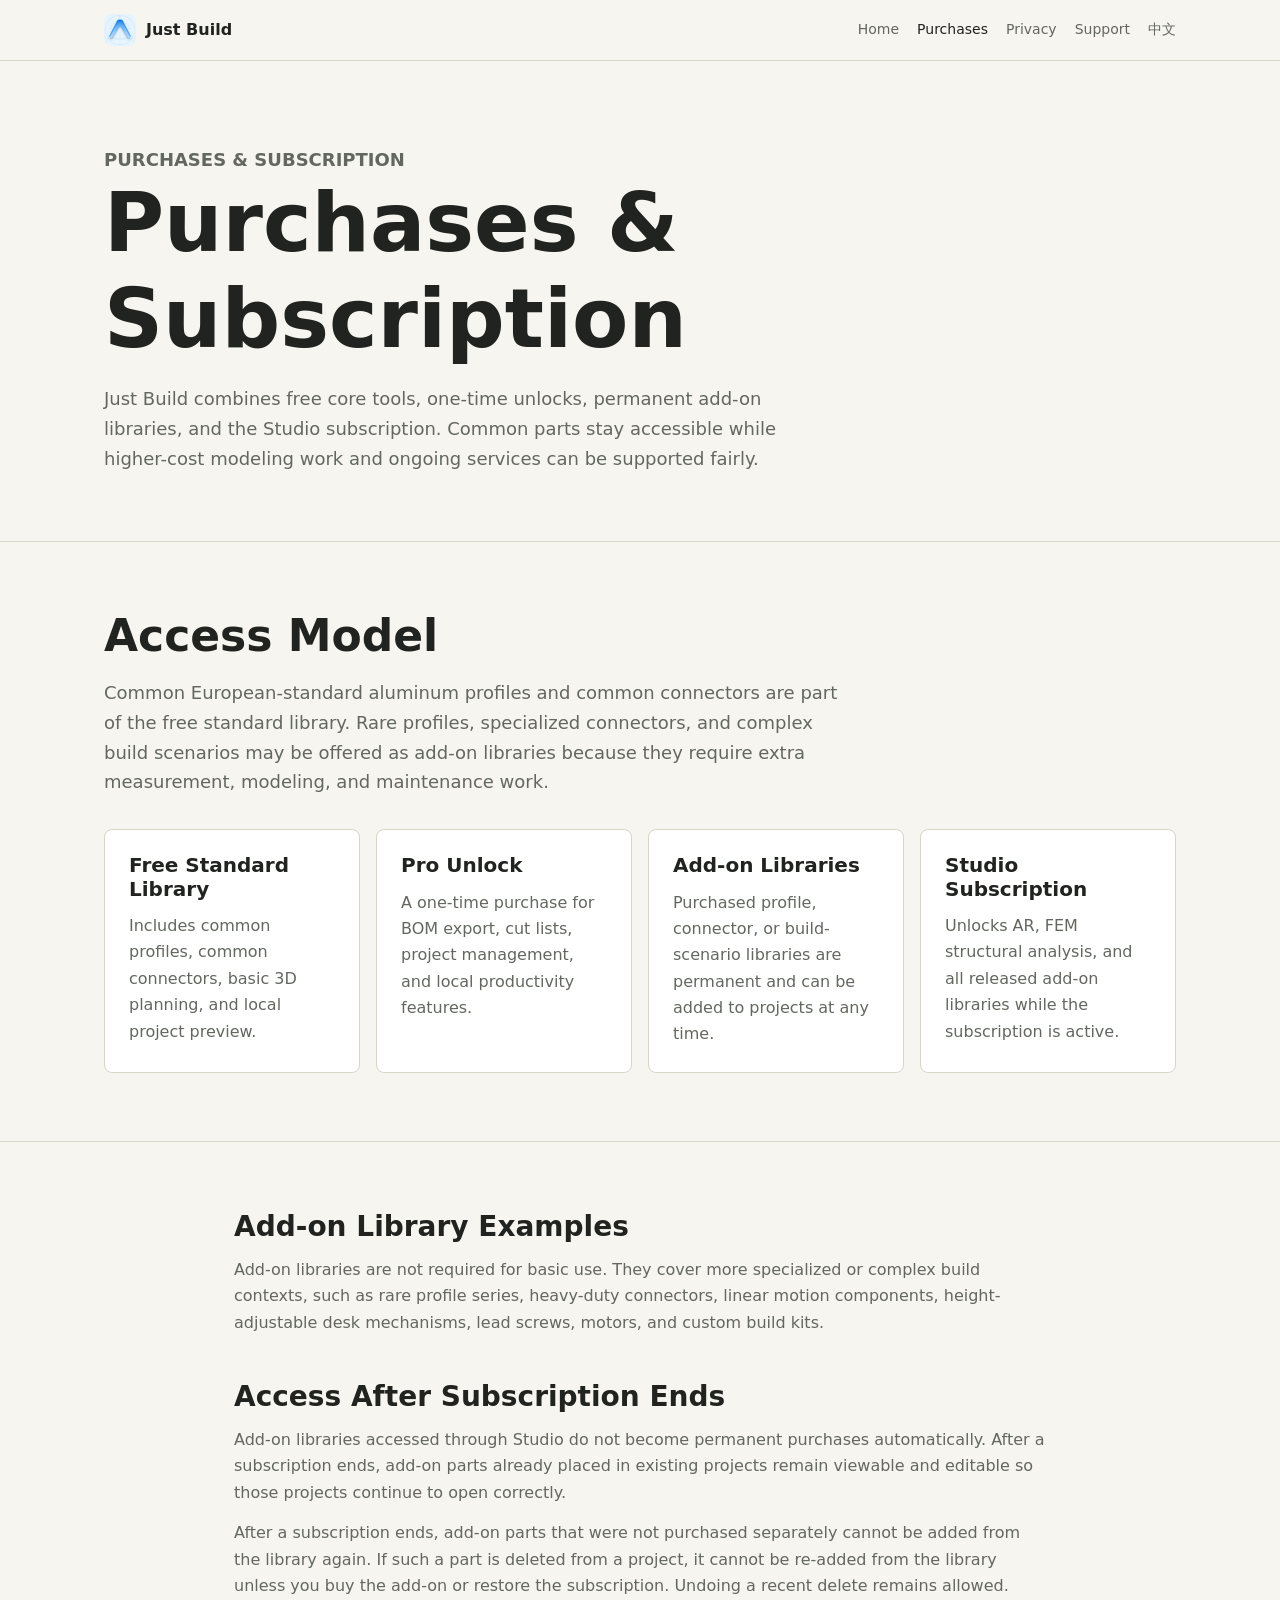
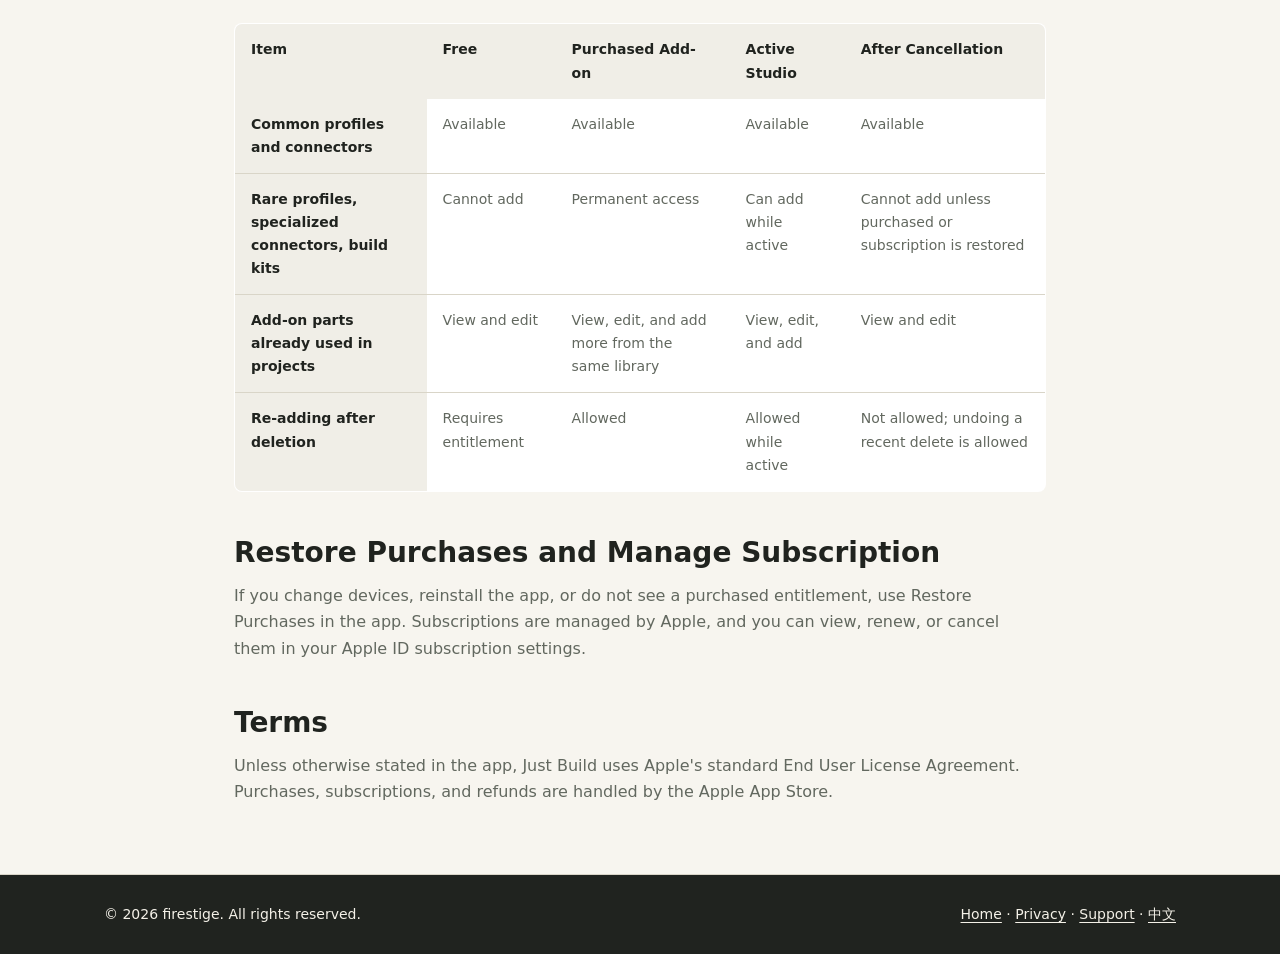
<file: en/purchases.html>
<!doctype html>
<html lang="en">
  <head>
    <meta charset="utf-8">
    <meta name="viewport" content="width=device-width, initial-scale=1">
    <title>Purchases & Subscription | Just Build</title>
    <meta name="description" content="Purchase and subscription guide for Just Build, covering the free standard library, Pro unlock, permanent add-on libraries, Studio subscription, and project access after cancellation.">
    <link rel="icon" href="../assets/favicon.png">
    <link rel="apple-touch-icon" href="../assets/icon.png">
    <link rel="alternate" hreflang="zh-CN" href="https://firestige.github.io/just-build/purchases.html">
    <link rel="alternate" hreflang="en" href="https://firestige.github.io/just-build/en/purchases.html">
    <link rel="stylesheet" href="../styles.css">
  </head>
  <body>
    <header class="site-header">
      <nav class="nav" aria-label="Main navigation">
        <a class="brand" href="index.html">
          <img src="../assets/icon.png" alt="Just Build app icon">
          <span>Just Build</span>
        </a>
        <div class="nav-links">
          <a href="index.html">Home</a>
          <a href="purchases.html" aria-current="page">Purchases</a>
          <a href="privacy.html">Privacy</a>
          <a href="support.html">Support</a>
          <a href="../purchases.html">中文</a>
        </div>
      </nav>
    </header>

    <main>
      <section class="section">
        <div class="section-inner">
          <div class="section-heading">
            <p class="eyebrow">Purchases & Subscription</p>
            <h1>Purchases & Subscription</h1>
            <p class="lead">Just Build combines free core tools, one-time unlocks, permanent add-on libraries, and the Studio subscription. Common parts stay accessible while higher-cost modeling work and ongoing services can be supported fairly.</p>
          </div>
        </div>
      </section>

      <section class="section">
        <div class="section-inner">
          <div class="section-heading">
            <h2>Access Model</h2>
            <p>Common European-standard aluminum profiles and common connectors are part of the free standard library. Rare profiles, specialized connectors, and complex build scenarios may be offered as add-on libraries because they require extra measurement, modeling, and maintenance work.</p>
          </div>
          <div class="plan-grid">
            <article class="tile">
              <h3>Free Standard Library</h3>
              <p>Includes common profiles, common connectors, basic 3D planning, and local project preview.</p>
            </article>
            <article class="tile">
              <h3>Pro Unlock</h3>
              <p>A one-time purchase for BOM export, cut lists, project management, and local productivity features.</p>
            </article>
            <article class="tile">
              <h3>Add-on Libraries</h3>
              <p>Purchased profile, connector, or build-scenario libraries are permanent and can be added to projects at any time.</p>
            </article>
            <article class="tile">
              <h3>Studio Subscription</h3>
              <p>Unlocks AR, FEM structural analysis, and all released add-on libraries while the subscription is active.</p>
            </article>
          </div>
        </div>
      </section>

      <section class="section">
        <div class="section-inner content">
          <h2>Add-on Library Examples</h2>
          <p>Add-on libraries are not required for basic use. They cover more specialized or complex build contexts, such as rare profile series, heavy-duty connectors, linear motion components, height-adjustable desk mechanisms, lead screws, motors, and custom build kits.</p>

          <h2>Access After Subscription Ends</h2>
          <p>Add-on libraries accessed through Studio do not become permanent purchases automatically. After a subscription ends, add-on parts already placed in existing projects remain viewable and editable so those projects continue to open correctly.</p>
          <p>After a subscription ends, add-on parts that were not purchased separately cannot be added from the library again. If such a part is deleted from a project, it cannot be re-added from the library unless you buy the add-on or restore the subscription. Undoing a recent delete remains allowed.</p>

          <table class="comparison-table">
            <thead>
              <tr>
                <th>Item</th>
                <th>Free</th>
                <th>Purchased Add-on</th>
                <th>Active Studio</th>
                <th>After Cancellation</th>
              </tr>
            </thead>
            <tbody>
              <tr>
                <th>Common profiles and connectors</th>
                <td>Available</td>
                <td>Available</td>
                <td>Available</td>
                <td>Available</td>
              </tr>
              <tr>
                <th>Rare profiles, specialized connectors, build kits</th>
                <td>Cannot add</td>
                <td>Permanent access</td>
                <td>Can add while active</td>
                <td>Cannot add unless purchased or subscription is restored</td>
              </tr>
              <tr>
                <th>Add-on parts already used in projects</th>
                <td>View and edit</td>
                <td>View, edit, and add more from the same library</td>
                <td>View, edit, and add</td>
                <td>View and edit</td>
              </tr>
              <tr>
                <th>Re-adding after deletion</th>
                <td>Requires entitlement</td>
                <td>Allowed</td>
                <td>Allowed while active</td>
                <td>Not allowed; undoing a recent delete is allowed</td>
              </tr>
            </tbody>
          </table>

          <h2>Restore Purchases and Manage Subscription</h2>
          <p>If you change devices, reinstall the app, or do not see a purchased entitlement, use Restore Purchases in the app. Subscriptions are managed by Apple, and you can view, renew, or cancel them in your Apple ID subscription settings.</p>

          <h2>Terms</h2>
          <p>Unless otherwise stated in the app, Just Build uses Apple's standard End User License Agreement. Purchases, subscriptions, and refunds are handled by the Apple App Store.</p>
        </div>
      </section>
    </main>

    <footer class="footer">
      <div class="footer-inner">
        <span>© 2026 firestige. All rights reserved.</span>
        <span><a href="index.html">Home</a> · <a href="privacy.html">Privacy</a> · <a href="support.html">Support</a> · <a href="../purchases.html">中文</a></span>
      </div>
    </footer>
  </body>
</html>
</file>
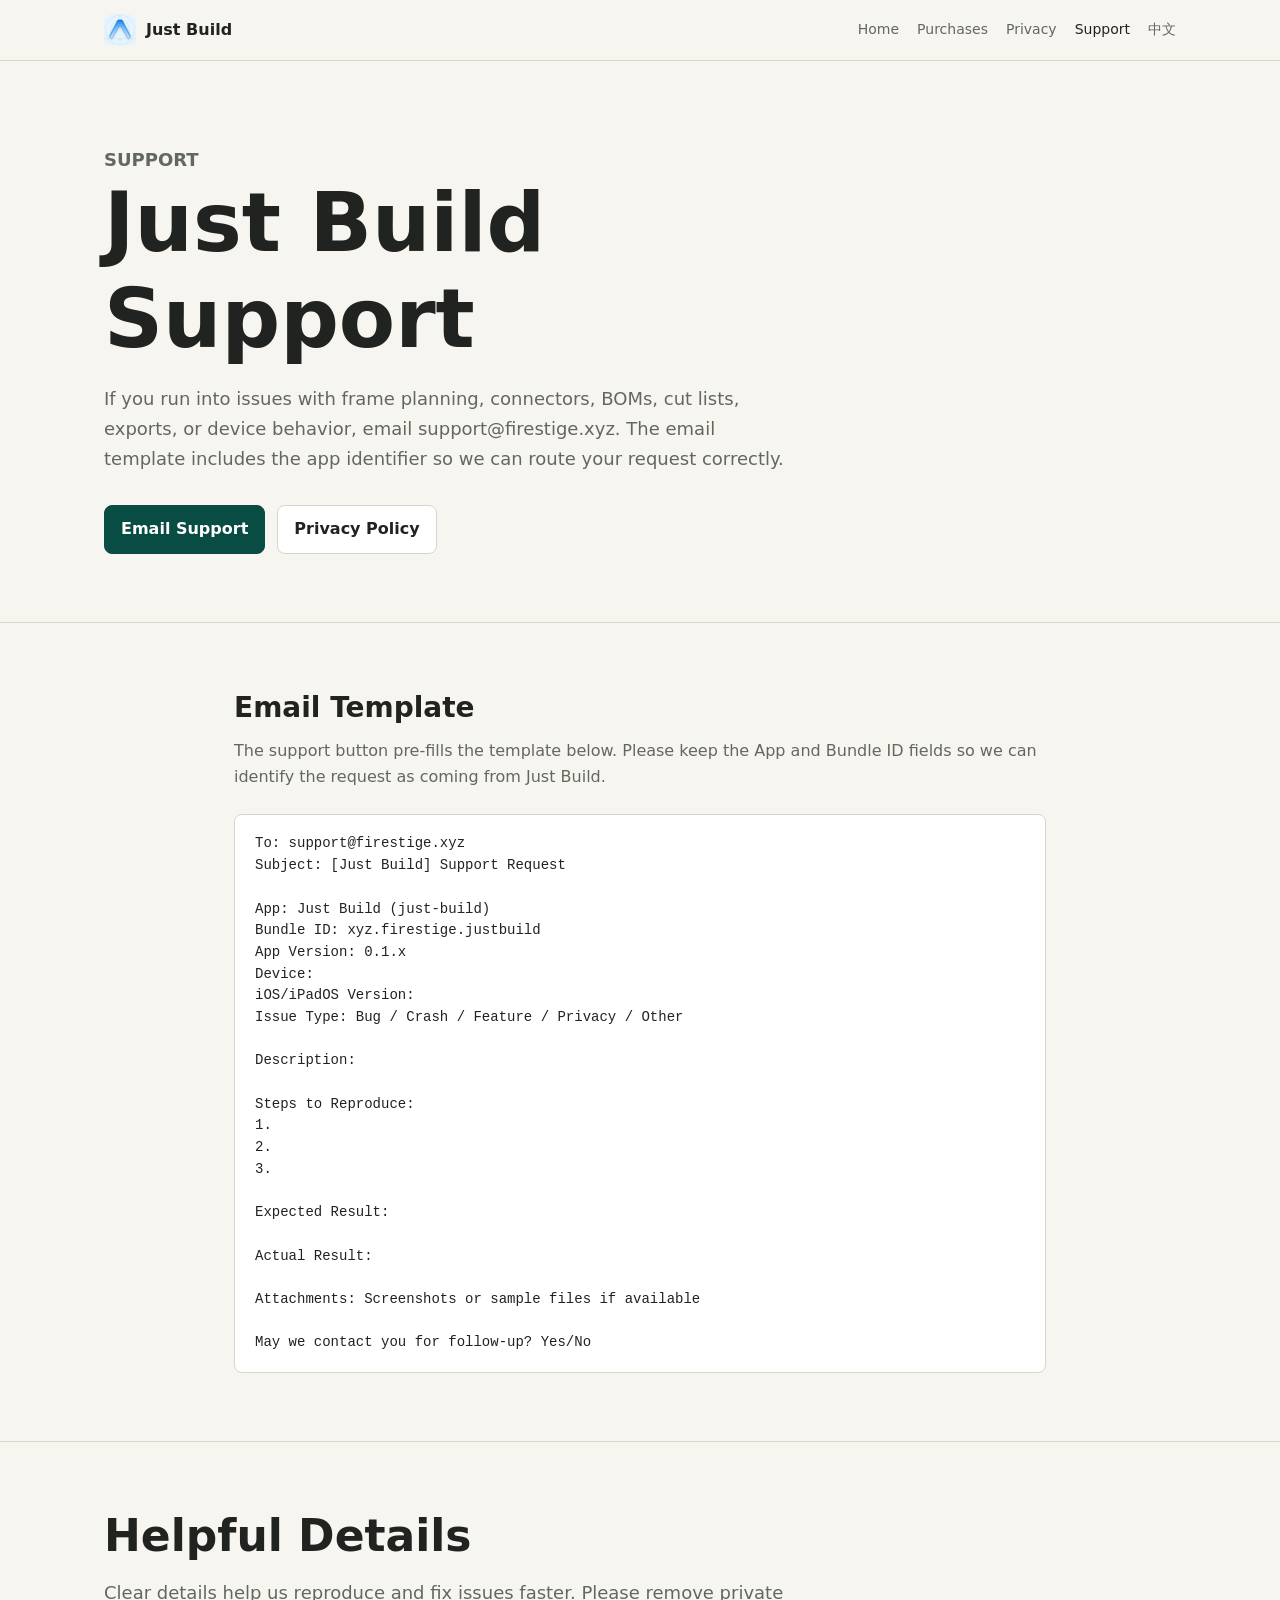
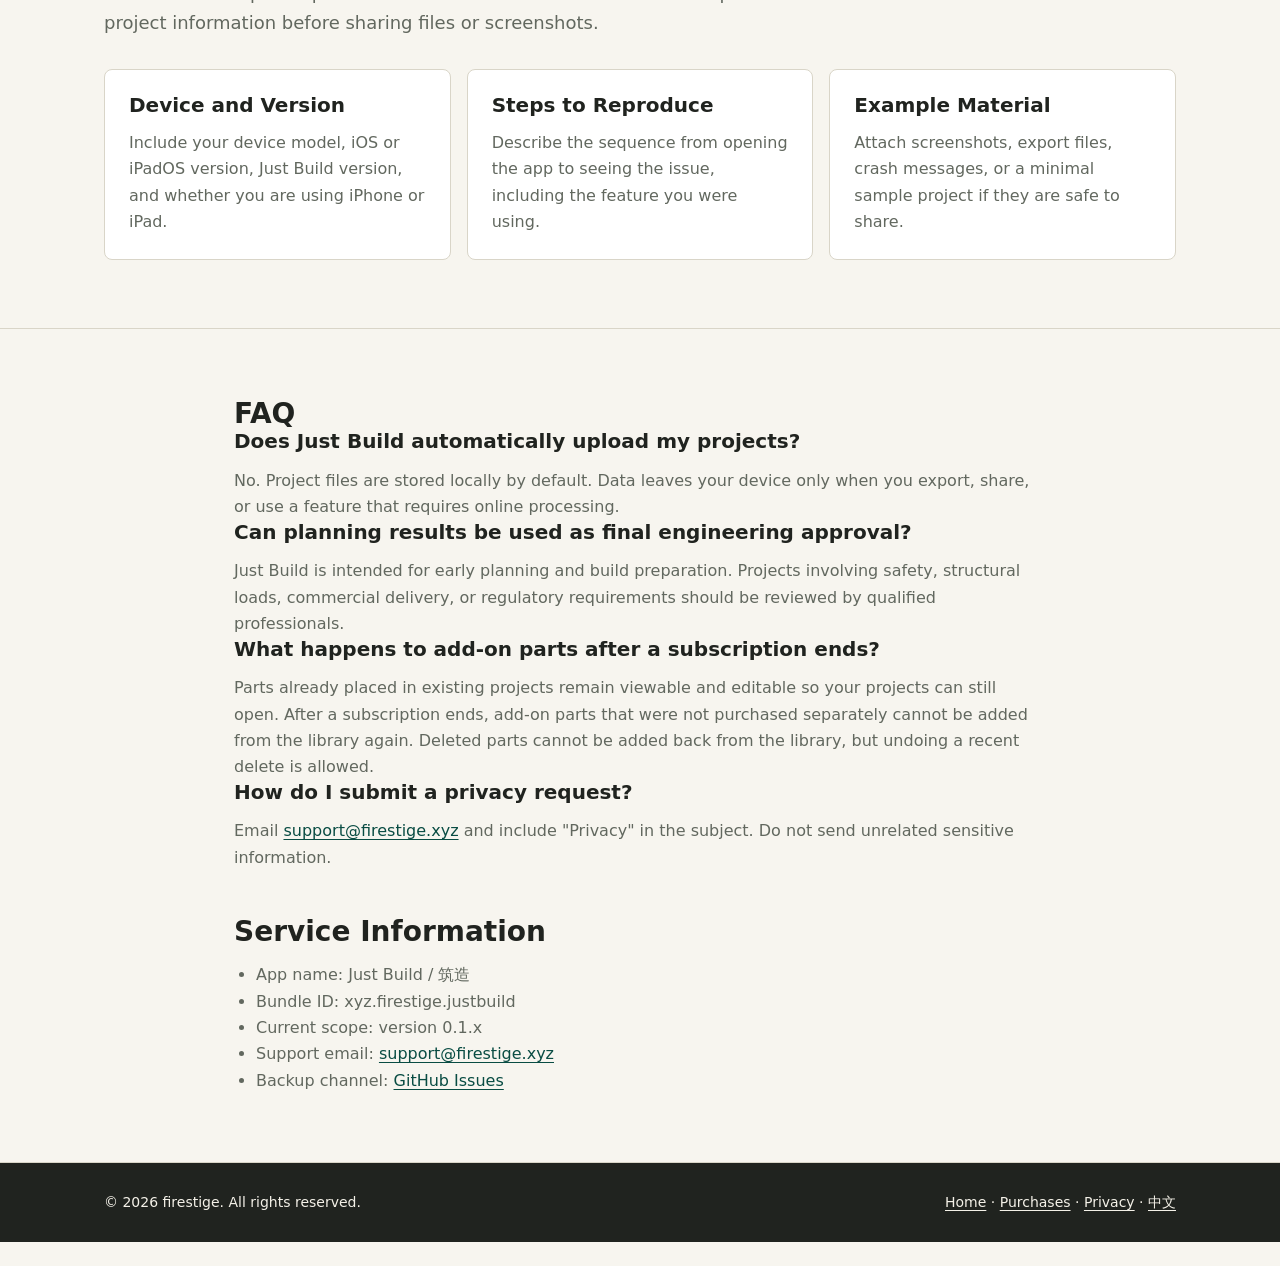
<file: en/support.html>
<!doctype html>
<html lang="en">
  <head>
    <meta charset="utf-8">
    <meta name="viewport" content="width=device-width, initial-scale=1">
    <title>Support | Just Build</title>
    <meta name="description" content="Support page for Just Build, with contact options for modeling issues, BOMs, cut lists, crashes, privacy requests, and feedback.">
    <link rel="icon" href="../assets/favicon.png">
    <link rel="apple-touch-icon" href="../assets/icon.png">
    <link rel="alternate" hreflang="zh-CN" href="https://firestige.github.io/just-build/support.html">
    <link rel="alternate" hreflang="en" href="https://firestige.github.io/just-build/en/support.html">
    <link rel="stylesheet" href="../styles.css">
  </head>
  <body>
    <header class="site-header">
      <nav class="nav" aria-label="Main navigation">
        <a class="brand" href="index.html">
          <img src="../assets/icon.png" alt="Just Build app icon">
          <span>Just Build</span>
        </a>
        <div class="nav-links">
          <a href="index.html">Home</a>
          <a href="purchases.html">Purchases</a>
          <a href="privacy.html">Privacy</a>
          <a href="support.html" aria-current="page">Support</a>
          <a href="../support.html">中文</a>
        </div>
      </nav>
    </header>

    <main>
      <section class="section">
        <div class="section-inner">
          <div class="section-heading">
            <p class="eyebrow">Support</p>
            <h1>Just Build Support</h1>
            <p class="lead">If you run into issues with frame planning, connectors, BOMs, cut lists, exports, or device behavior, email support@firestige.xyz. The email template includes the app identifier so we can route your request correctly.</p>
          </div>
          <div class="hero-actions">
            <a class="button" href="mailto:support@firestige.xyz?subject=%5BJust%20Build%5D%20Support%20Request&amp;body=App:%20Just%20Build%20(just-build)%0D%0ABundle%20ID:%20xyz.firestige.justbuild%0D%0AApp%20Version:%200.1.x%0D%0ADevice:%20%0D%0AiOS%2FiPadOS%20Version:%20%0D%0AIssue%20Type:%20Bug%20%2F%20Crash%20%2F%20Feature%20%2F%20Privacy%20%2F%20Other%0D%0A%0D%0ADescription:%0D%0A%0D%0ASteps%20to%20Reproduce:%0D%0A1.%20%0D%0A2.%20%0D%0A3.%20%0D%0A%0D%0AExpected%20Result:%0D%0A%0D%0AActual%20Result:%0D%0A%0D%0AAttachments:%20Screenshots%20or%20sample%20files%20if%20available%0D%0A%0D%0AMay%20we%20contact%20you%20for%20follow-up%3F%20Yes%2FNo">Email Support</a>
            <a class="button secondary" href="privacy.html">Privacy Policy</a>
          </div>
        </div>
      </section>

      <section class="section">
        <div class="section-inner content">
          <h2>Email Template</h2>
          <p>The support button pre-fills the template below. Please keep the App and Bundle ID fields so we can identify the request as coming from Just Build.</p>
          <div class="template-box">
            <pre><code>To: support@firestige.xyz
Subject: [Just Build] Support Request

App: Just Build (just-build)
Bundle ID: xyz.firestige.justbuild
App Version: 0.1.x
Device:
iOS/iPadOS Version:
Issue Type: Bug / Crash / Feature / Privacy / Other

Description:

Steps to Reproduce:
1.
2.
3.

Expected Result:

Actual Result:

Attachments: Screenshots or sample files if available

May we contact you for follow-up? Yes/No</code></pre>
          </div>
        </div>
      </section>

      <section class="section">
        <div class="section-inner">
          <div class="section-heading">
            <h2>Helpful Details</h2>
            <p>Clear details help us reproduce and fix issues faster. Please remove private project information before sharing files or screenshots.</p>
          </div>
          <div class="support-grid">
            <article class="tile">
              <h3>Device and Version</h3>
              <p>Include your device model, iOS or iPadOS version, Just Build version, and whether you are using iPhone or iPad.</p>
            </article>
            <article class="tile">
              <h3>Steps to Reproduce</h3>
              <p>Describe the sequence from opening the app to seeing the issue, including the feature you were using.</p>
            </article>
            <article class="tile">
              <h3>Example Material</h3>
              <p>Attach screenshots, export files, crash messages, or a minimal sample project if they are safe to share.</p>
            </article>
          </div>
        </div>
      </section>

      <section class="section">
        <div class="section-inner content">
          <h2>FAQ</h2>
          <h3>Does Just Build automatically upload my projects?</h3>
          <p>No. Project files are stored locally by default. Data leaves your device only when you export, share, or use a feature that requires online processing.</p>

          <h3>Can planning results be used as final engineering approval?</h3>
          <p>Just Build is intended for early planning and build preparation. Projects involving safety, structural loads, commercial delivery, or regulatory requirements should be reviewed by qualified professionals.</p>

          <h3>What happens to add-on parts after a subscription ends?</h3>
          <p>Parts already placed in existing projects remain viewable and editable so your projects can still open. After a subscription ends, add-on parts that were not purchased separately cannot be added from the library again. Deleted parts cannot be added back from the library, but undoing a recent delete is allowed.</p>

          <h3>How do I submit a privacy request?</h3>
          <p>Email <a href="mailto:support@firestige.xyz?subject=%5BJust%20Build%5D%20Privacy%20Request&amp;body=App:%20Just%20Build%20(just-build)%0D%0ABundle%20ID:%20xyz.firestige.justbuild%0D%0ARequest%20Type:%20Privacy%20%2F%20Data%20%2F%20Deletion%20%2F%20Other%0D%0A%0D%0ADescription:%0D%0A">support@firestige.xyz</a> and include "Privacy" in the subject. Do not send unrelated sensitive information.</p>

          <h2>Service Information</h2>
          <ul>
            <li>App name: Just Build / 筑造</li>
            <li>Bundle ID: xyz.firestige.justbuild</li>
            <li>Current scope: version 0.1.x</li>
            <li>Support email: <a href="mailto:support@firestige.xyz?subject=%5BJust%20Build%5D%20Support%20Request&amp;body=App:%20Just%20Build%20(just-build)%0D%0ABundle%20ID:%20xyz.firestige.justbuild%0D%0AApp%20Version:%200.1.x%0D%0ADevice:%20%0D%0AiOS%2FiPadOS%20Version:%20%0D%0AIssue%20Type:%20Bug%20%2F%20Crash%20%2F%20Feature%20%2F%20Privacy%20%2F%20Other%0D%0A%0D%0ADescription:%0D%0A">support@firestige.xyz</a></li>
            <li>Backup channel: <a href="https://github.com/firestige/just-build/issues">GitHub Issues</a></li>
          </ul>
        </div>
      </section>
    </main>

    <footer class="footer">
      <div class="footer-inner">
        <span>© 2026 firestige. All rights reserved.</span>
        <span><a href="index.html">Home</a> · <a href="purchases.html">Purchases</a> · <a href="privacy.html">Privacy</a> · <a href="../support.html">中文</a></span>
      </div>
    </footer>
  </body>
</html>
</file>
<file: styles.css>
:root {
  color-scheme: light;
  --bg: #f7f5ef;
  --surface: #ffffff;
  --surface-soft: #f0eee7;
  --text: #20231f;
  --muted: #62685f;
  --line: #d9d5c8;
  --accent: #0d6f5f;
  --accent-strong: #094c43;
  --steel: #4e6675;
  --warning: #9a5a12;
  font-family: Inter, ui-sans-serif, system-ui, -apple-system, BlinkMacSystemFont, "Segoe UI", sans-serif;
}

* {
  box-sizing: border-box;
}

html {
  min-width: 320px;
  scroll-behavior: smooth;
}

body {
  margin: 0;
  background: var(--bg);
  color: var(--text);
  line-height: 1.65;
}

a {
  color: var(--accent-strong);
  text-decoration-thickness: 1px;
  text-underline-offset: 3px;
}

a:hover {
  color: var(--accent);
}

.site-header {
  position: sticky;
  top: 0;
  z-index: 10;
  border-bottom: 1px solid var(--line);
  background: rgba(247, 245, 239, 0.92);
  backdrop-filter: blur(16px);
}

.nav {
  display: flex;
  align-items: center;
  justify-content: space-between;
  gap: 24px;
  max-width: 1120px;
  margin: 0 auto;
  padding: 14px 24px;
}

.brand {
  display: inline-flex;
  align-items: center;
  gap: 10px;
  color: var(--text);
  font-weight: 700;
  text-decoration: none;
}

.brand img {
  width: 32px;
  height: 32px;
  border-radius: 8px;
}

.nav-links {
  display: flex;
  align-items: center;
  gap: 18px;
  font-size: 14px;
}

.nav-links a {
  color: var(--muted);
  text-decoration: none;
}

.nav-links a[aria-current="page"],
.nav-links a:hover {
  color: var(--text);
}

.hero {
  border-bottom: 1px solid var(--line);
  background:
    linear-gradient(115deg, rgba(13, 111, 95, 0.12), rgba(78, 102, 117, 0.04) 44%, rgba(154, 90, 18, 0.11)),
    var(--bg);
}

.hero-inner {
  display: grid;
  grid-template-columns: minmax(0, 1.1fr) minmax(280px, 0.9fr);
  gap: 48px;
  align-items: center;
  max-width: 1120px;
  min-height: min(720px, calc(100vh - 61px));
  margin: 0 auto;
  padding: 76px 24px 64px;
}

.eyebrow {
  margin: 0 0 12px;
  color: var(--accent-strong);
  font-size: 13px;
  font-weight: 700;
  letter-spacing: 0;
  text-transform: uppercase;
}

h1,
h2,
h3 {
  margin: 0;
  line-height: 1.18;
  letter-spacing: 0;
}

h1 {
  max-width: 680px;
  font-size: clamp(42px, 7vw, 82px);
}

h2 {
  font-size: clamp(28px, 4vw, 44px);
}

h3 {
  font-size: 20px;
}

.lead {
  max-width: 680px;
  margin: 22px 0 0;
  color: var(--muted);
  font-size: 19px;
}

.hero-actions {
  display: flex;
  flex-wrap: wrap;
  gap: 12px;
  margin-top: 32px;
}

.button {
  display: inline-flex;
  align-items: center;
  justify-content: center;
  min-height: 44px;
  padding: 10px 16px;
  border: 1px solid var(--accent-strong);
  border-radius: 8px;
  background: var(--accent-strong);
  color: #ffffff;
  font-weight: 700;
  text-decoration: none;
}

.button.secondary {
  border-color: var(--line);
  background: var(--surface);
  color: var(--text);
}

.product-panel {
  position: relative;
  min-height: 430px;
  overflow: hidden;
  border: 1px solid var(--line);
  border-radius: 8px;
  background: #faf9f5;
  box-shadow: 0 24px 60px rgba(32, 35, 31, 0.12);
}

.workspace-visual {
  position: absolute;
  inset: 24px;
  border: 1px solid #c8c4b7;
  background:
    linear-gradient(#e8e4d8 1px, transparent 1px),
    linear-gradient(90deg, #e8e4d8 1px, transparent 1px),
    #fbfaf6;
  background-size: 28px 28px;
}

.member {
  position: absolute;
  height: 18px;
  border-radius: 4px;
  background: linear-gradient(90deg, #7f8e94, #d3d7d6 48%, #60717a);
  box-shadow: inset 0 0 0 1px rgba(32, 35, 31, 0.2), 0 8px 18px rgba(32, 35, 31, 0.16);
  transform-origin: center;
}

.member.one {
  left: 18%;
  top: 37%;
  width: 62%;
}

.member.two {
  left: 22%;
  top: 60%;
  width: 50%;
  transform: rotate(-31deg);
}

.member.three {
  left: 56%;
  top: 40%;
  width: 38%;
  transform: rotate(62deg);
}

.node {
  position: absolute;
  width: 30px;
  height: 30px;
  border: 2px solid var(--accent-strong);
  border-radius: 8px;
  background: #ffffff;
}

.node.a { left: 18%; top: 34%; }
.node.b { right: 17%; top: 34%; }
.node.c { left: 39%; bottom: 26%; }
.node.d { right: 23%; bottom: 24%; }

.metric-strip {
  position: absolute;
  right: 24px;
  bottom: 24px;
  left: 24px;
  display: grid;
  grid-template-columns: repeat(3, 1fr);
  gap: 10px;
}

.metric {
  min-height: 74px;
  padding: 12px;
  border: 1px solid var(--line);
  background: rgba(255, 255, 255, 0.92);
}

.metric strong {
  display: block;
  font-size: 18px;
}

.metric span {
  display: block;
  color: var(--muted);
  font-size: 12px;
}

.section {
  border-bottom: 1px solid var(--line);
}

.section-inner {
  max-width: 1120px;
  margin: 0 auto;
  padding: 68px 24px;
}

.section-heading {
  max-width: 740px;
}

.section-heading p {
  margin: 16px 0 0;
  color: var(--muted);
  font-size: 18px;
}

.feature-grid,
.support-grid,
.policy-grid,
.plan-grid {
  display: grid;
  grid-template-columns: repeat(3, minmax(0, 1fr));
  gap: 16px;
  margin-top: 32px;
}

.plan-grid {
  grid-template-columns: repeat(4, minmax(0, 1fr));
}

.tile {
  min-height: 190px;
  padding: 24px;
  border: 1px solid var(--line);
  border-radius: 8px;
  background: var(--surface);
}

.tile p,
.content p,
.content li {
  color: var(--muted);
}

.tile p {
  margin: 12px 0 0;
}

.content {
  max-width: 860px;
}

.content h2 {
  margin-top: 44px;
  font-size: 28px;
}

.content h2:first-child {
  margin-top: 0;
}

.content p,
.content ul,
.content ol {
  margin: 14px 0 0;
}

.content ul,
.content ol {
  padding-left: 22px;
}

.meta-box {
  margin-top: 24px;
  padding: 18px 20px;
  border-left: 4px solid var(--accent-strong);
  background: var(--surface);
  color: var(--muted);
}

.template-box {
  margin-top: 24px;
  overflow: auto;
  padding: 18px 20px;
  border: 1px solid var(--line);
  border-radius: 8px;
  background: var(--surface);
}

.template-box pre {
  margin: 0;
  white-space: pre-wrap;
  color: var(--text);
  font-family: ui-monospace, SFMono-Regular, Menlo, Monaco, Consolas, "Liberation Mono", monospace;
  font-size: 14px;
  line-height: 1.55;
}

.template-box code {
  color: inherit;
}

.comparison-table {
  width: 100%;
  margin-top: 24px;
  border-collapse: collapse;
  overflow: hidden;
  border: 1px solid var(--line);
  border-radius: 8px;
  background: var(--surface);
  font-size: 14px;
}

.comparison-table th,
.comparison-table td {
  padding: 14px 16px;
  border-bottom: 1px solid var(--line);
  text-align: left;
  vertical-align: top;
}

.comparison-table th {
  color: var(--text);
  background: var(--surface-soft);
}

.comparison-table td {
  color: var(--muted);
}

.comparison-table tr:last-child th,
.comparison-table tr:last-child td {
  border-bottom: 0;
}

.footer {
  background: #20231f;
  color: #f4f1e8;
}

.footer-inner {
  display: flex;
  align-items: center;
  justify-content: space-between;
  gap: 24px;
  max-width: 1120px;
  margin: 0 auto;
  padding: 28px 24px;
  font-size: 14px;
}

.footer a {
  color: #f4f1e8;
}

@media (max-width: 840px) {
  .nav {
    align-items: flex-start;
    flex-direction: column;
    gap: 12px;
  }

  .nav-links {
    width: 100%;
    justify-content: space-between;
  }

  .hero-inner {
    grid-template-columns: 1fr;
    min-height: auto;
    padding-top: 48px;
  }

  .product-panel {
    min-height: 360px;
  }

  .feature-grid,
  .support-grid,
  .policy-grid,
  .plan-grid {
    grid-template-columns: 1fr;
  }

  .comparison-table {
    display: block;
    overflow-x: auto;
  }

  .footer-inner {
    align-items: flex-start;
    flex-direction: column;
  }
}

@media (max-width: 520px) {
  h1 {
    font-size: 40px;
  }

  .nav-links {
    flex-wrap: wrap;
    justify-content: flex-start;
  }

  .hero-actions {
    flex-direction: column;
  }

  .button {
    width: 100%;
  }

  .metric-strip {
    grid-template-columns: 1fr;
  }

  .metric {
    min-height: 58px;
  }
}
</file>
